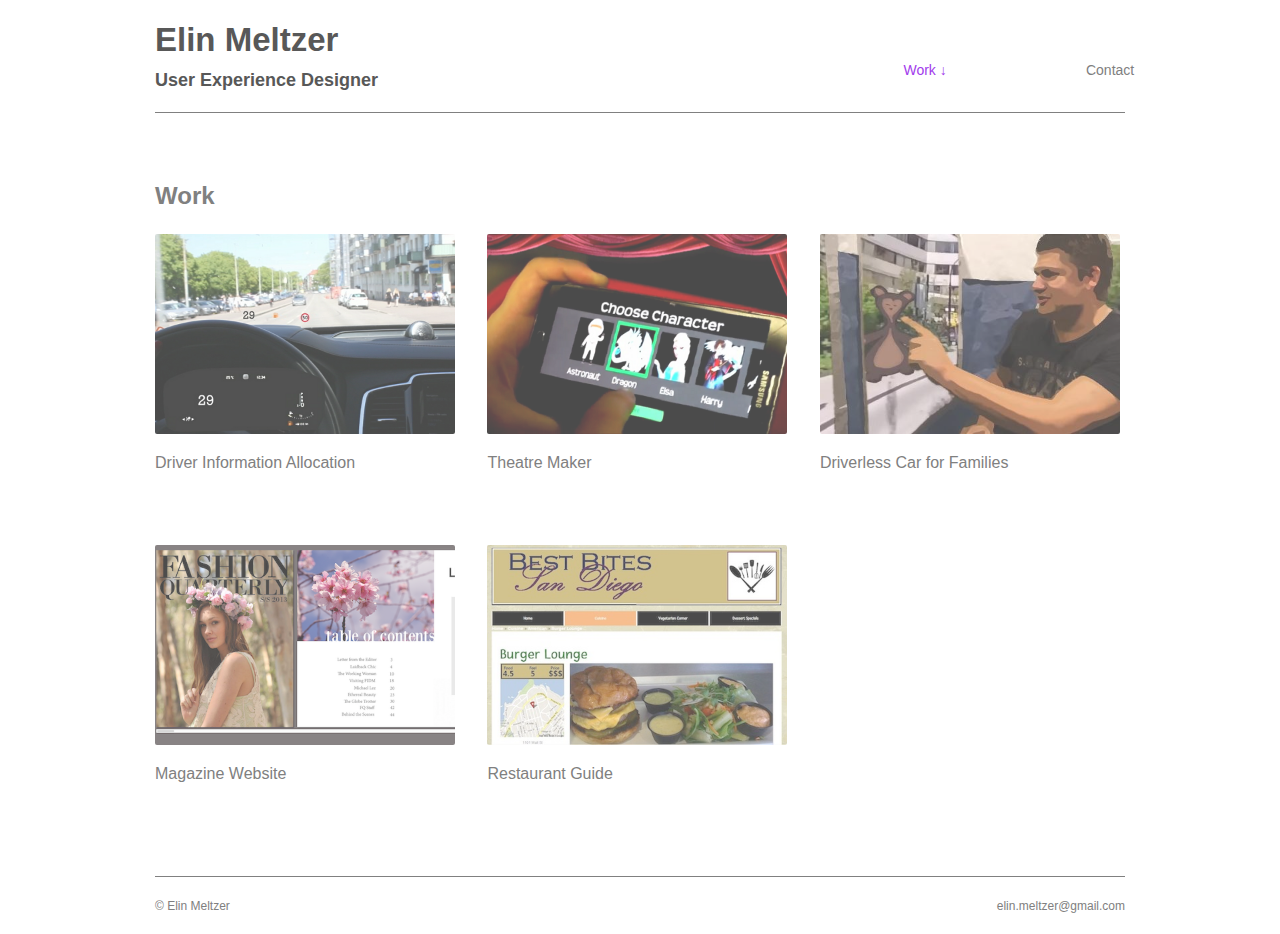
<file: index.html>
<!DOCTYPE html>

<html>

<head>
	<link href='http://fonts.googleapis.com/css?family=PT+Sans' rel='stylesheet' type='text/css'>
	<link rel="stylesheet" type="text/css" href="http://fonts.googleapis.com/css?family=Open+Sans" />
	<title>Elin Meltzer</title>
	<meta charset="UTF-8">
	<link rel="stylesheet" type="text/css" href="css/style.css">

</head>

<body>
	<div class="wrap">
		<div class="banner">
			<div class="top name">
				<a href="index.html">
					<h1>Elin Meltzer</h1>
					<h3 class="interact">User Experience Designer</h3>
				</a>
			</div>

			<div class="top">
				<nav>
					<ul>
						<li class="first"><a href="index.html" class="current">Work &darr;</a>
							<ul>
								<li><a href="thesis.html">Driver Info Allocation</a></li>
								<li><a href="theatre.html">Theatre Maker</a></li>
								<li><a href="driverless.html">Driverless Car</a></li>
								<li><a href="magazine.html">Magazine Website</a></li>
								<li><a href="restaurant.html">Restaurant Guide</a></li>
							</ul>
						</li>
						<li class="first"><a href="contact.html">Contact</a></li>
					</ul>
				</nav>
			</div>
		</div>


		<div class="maincontainer maindown">
			<h2>Work</h2>
			<a href="thesis.html" class="thumb">
					<img src="img/infoallocationcar_thumb.png" class="thumbpic" alt="allocation of driver information between displays" />
					<br />
					<span class="thumbtext">Driver Information Allocation</span>
			</a>

			<a href="theatre.html" class="thumb thumbright">
					<img src="img/theatre_thumb.png" class="thumbpic" alt="theatre maker for children" />
					<br />
					<span class="thumbtext">Theatre Maker</span>
			</a>

			<a href="driverless.html" class="thumb thumbright">
					<img src="img/driverlessthumb.jpg" class="thumbpic" alt="driverless car for families" />
					<br />
					<span class="thumbtext">Driverless Car for Families</span>
			</a>

			<br />
			<a href="magazine.html" class="thumb bottompic">
					<img src="img/fqthumb1.png" class="thumbpic" alt="magazine website" />
					<br />
					<span class="thumbtext">Magazine Website</span>
			</a>


			<a href="restaurant.html" class="thumb thumbright bottompic">
					<img src="img/restguidethumb.jpg" class="thumbpic" alt="restaurant guide" />
					<br />
					<span class="thumbtext">Restaurant Guide</span>
			</a>


			<!--
			<a href="illinois.html" class="thumb thumbright bottompic">
					<img src="img/illinoisthumb.png" class="thumbpic" alt="website redesign" />
					<br />
					<span class="thumbtext">Website Re-design</span>
			</a> -->

			<div class="fifty"></div>

		</div>

		<div class="push"></div>

	</div>

	<div class="footer">
		<div class="last">
			&copy; Elin Meltzer<br>
		</div>

		<div class="last email">
			<a href="mailto:elin.meltzer@gmail.com">elin.meltzer@gmail.com</a> <br />		
		</div>
	</div>



</body>
</html>
</file>
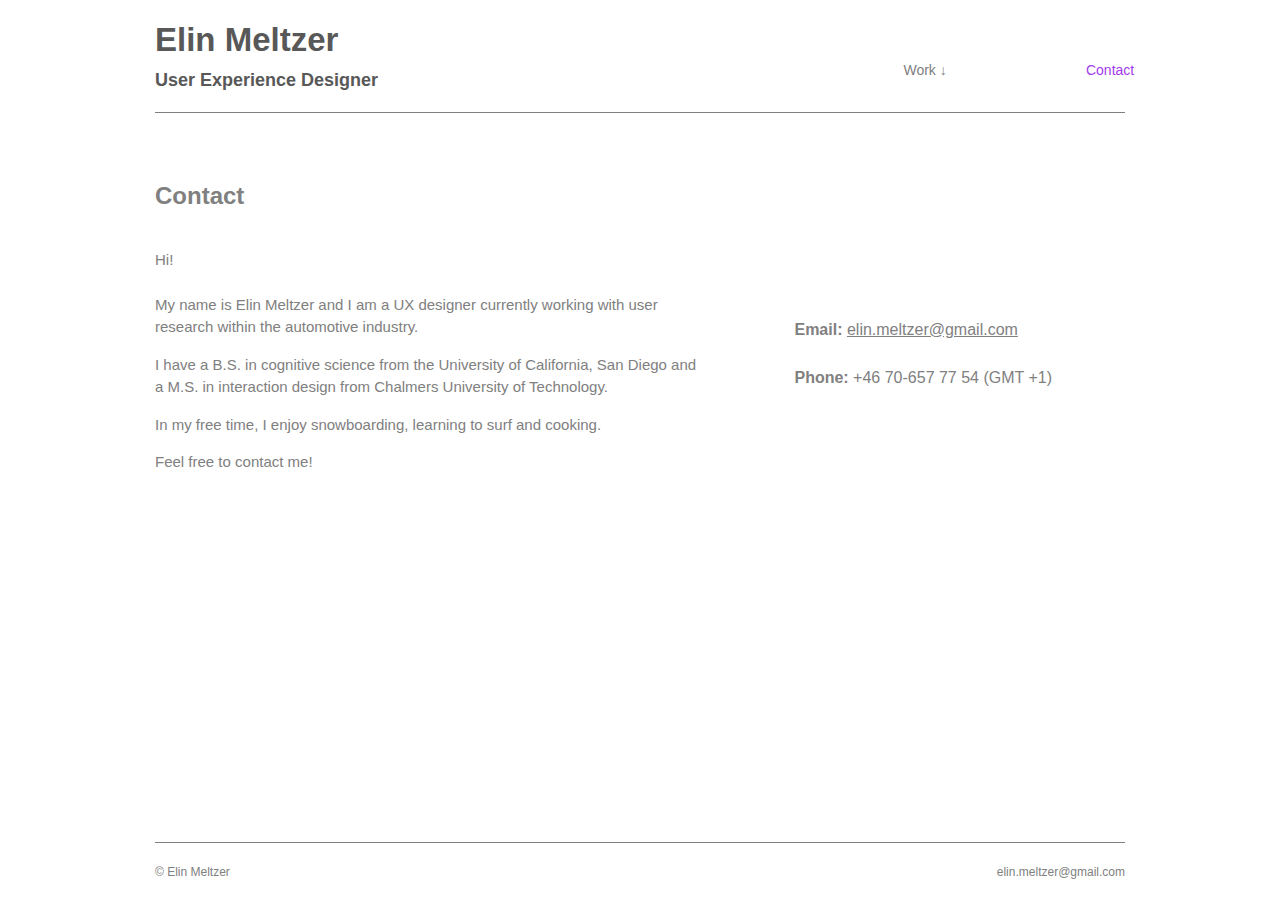
<file: contact.html>
<!DOCTYPE html>

<html>

<head>
	<link rel="stylesheet" type="text/css" href="http://fonts.googleapis.com/css?family=Open+Sans" />
	<link href='http://fonts.googleapis.com/css?family=PT+Sans' rel='stylesheet' type='text/css'>
	<title>Elin Meltzer</title>
	<meta charset="UTF-8">
	<link href="css/lightbox.css" rel="stylesheet" />
	<link rel="stylesheet" type="text/css" href="css/style.css">
</head>

<body>
	<div class="wrap">
		<div class="banner">
			<div class="top name">
				<a href="index.html">
					<h1>Elin Meltzer</h1>
					<h3 class="interact">User Experience Designer</h3>
				</a>
			</div>

			<div class="top">
				<nav>
					<ul>
						<li class="first"><a href="index.html">Work &darr;</a>
							<ul>
								<li><a href="thesis.html">Driver Info Allocation</a></li>
								<li><a href="theatre.html">Theatre Maker</a></li>
								<li><a href="driverless.html">Driverless Car</a></li>
								<li><a href="magazine.html">Magazine Website</a></li>
								<li><a href="restaurant.html">Restaurant Guide</a></li>
							</ul>
						</li>
						<li class="first"><a href="contact.html" class="current">Contact</a></li>
					</ul>
				</nav>
			</div>
		</div>

		<div class="maincontainer maindown">
			<h2>Contact</h2>

			<div>
				<div class="side contactleft">
					<p> Hi!<br /><br />
						My name is Elin Meltzer and I am a UX designer currently working with user research within the automotive industry. </p>

					<p> I have a B.S. in cognitive science from the University of California, San Diego and a M.S. in interaction design from Chalmers University of Technology. </p>

					<p> In my free time, I enjoy snowboarding, learning to surf and cooking. </p>

					<p> Feel free to contact me! </p>
				</div>

				<div class="side contactright">
					<br />
					<strong>Email:</strong> <a href="mailto:elin.meltzer@gmail.com">elin.meltzer@gmail.com</a><br />
					<br />
					<strong>Phone:</strong> +46 70-657 77 54 (GMT +1)
					
				</div>
			</div>
		</div>

		<div class="push"></div>

	</div>

	<div class="footer">
		<div class="last">
			&copy; Elin Meltzer<br>
		</div>

		<div class="last email">
			<a href="mailto:elin.meltzer@gmail.com">elin.meltzer@gmail.com</a> <br />	
		</div>
	</div>


	<script src="js/jquery-1.7.2.min.js"></script>
	<script src="js/lightbox.js"></script>


</body>
</html>
</file>
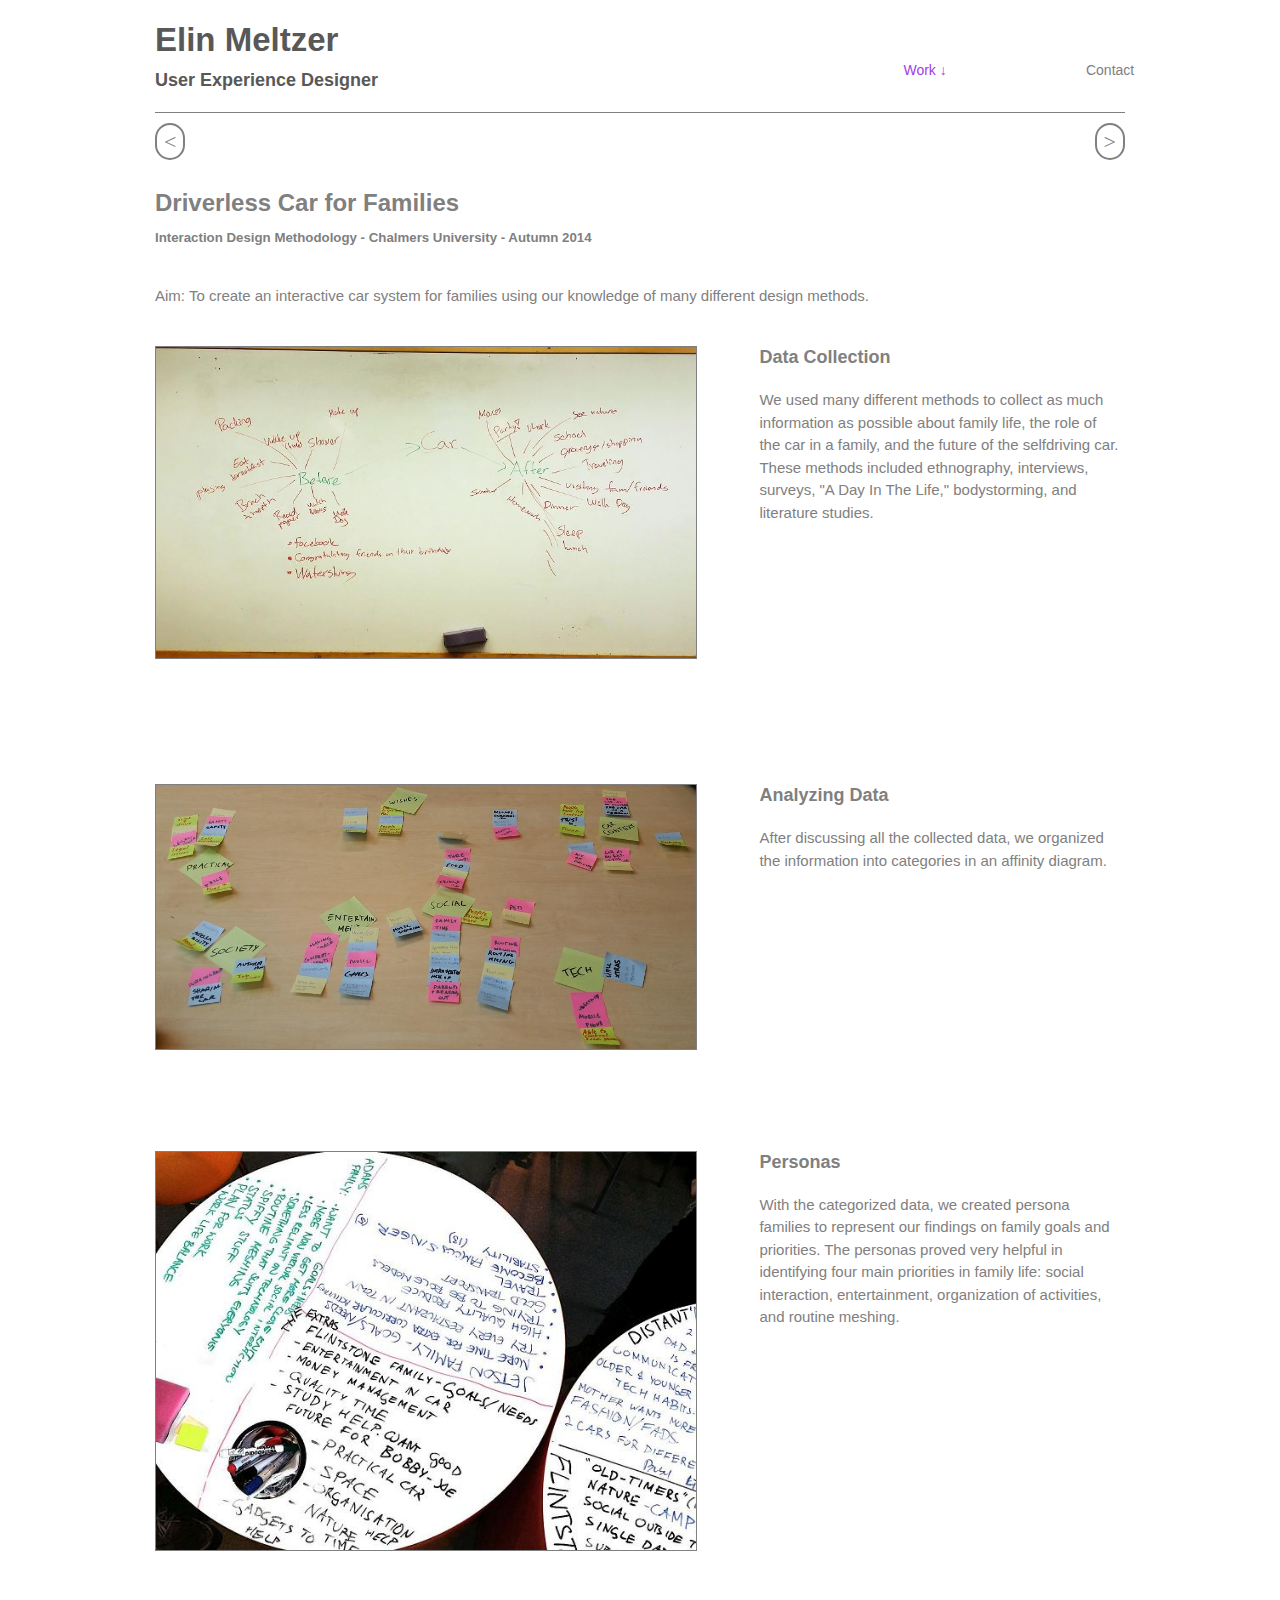
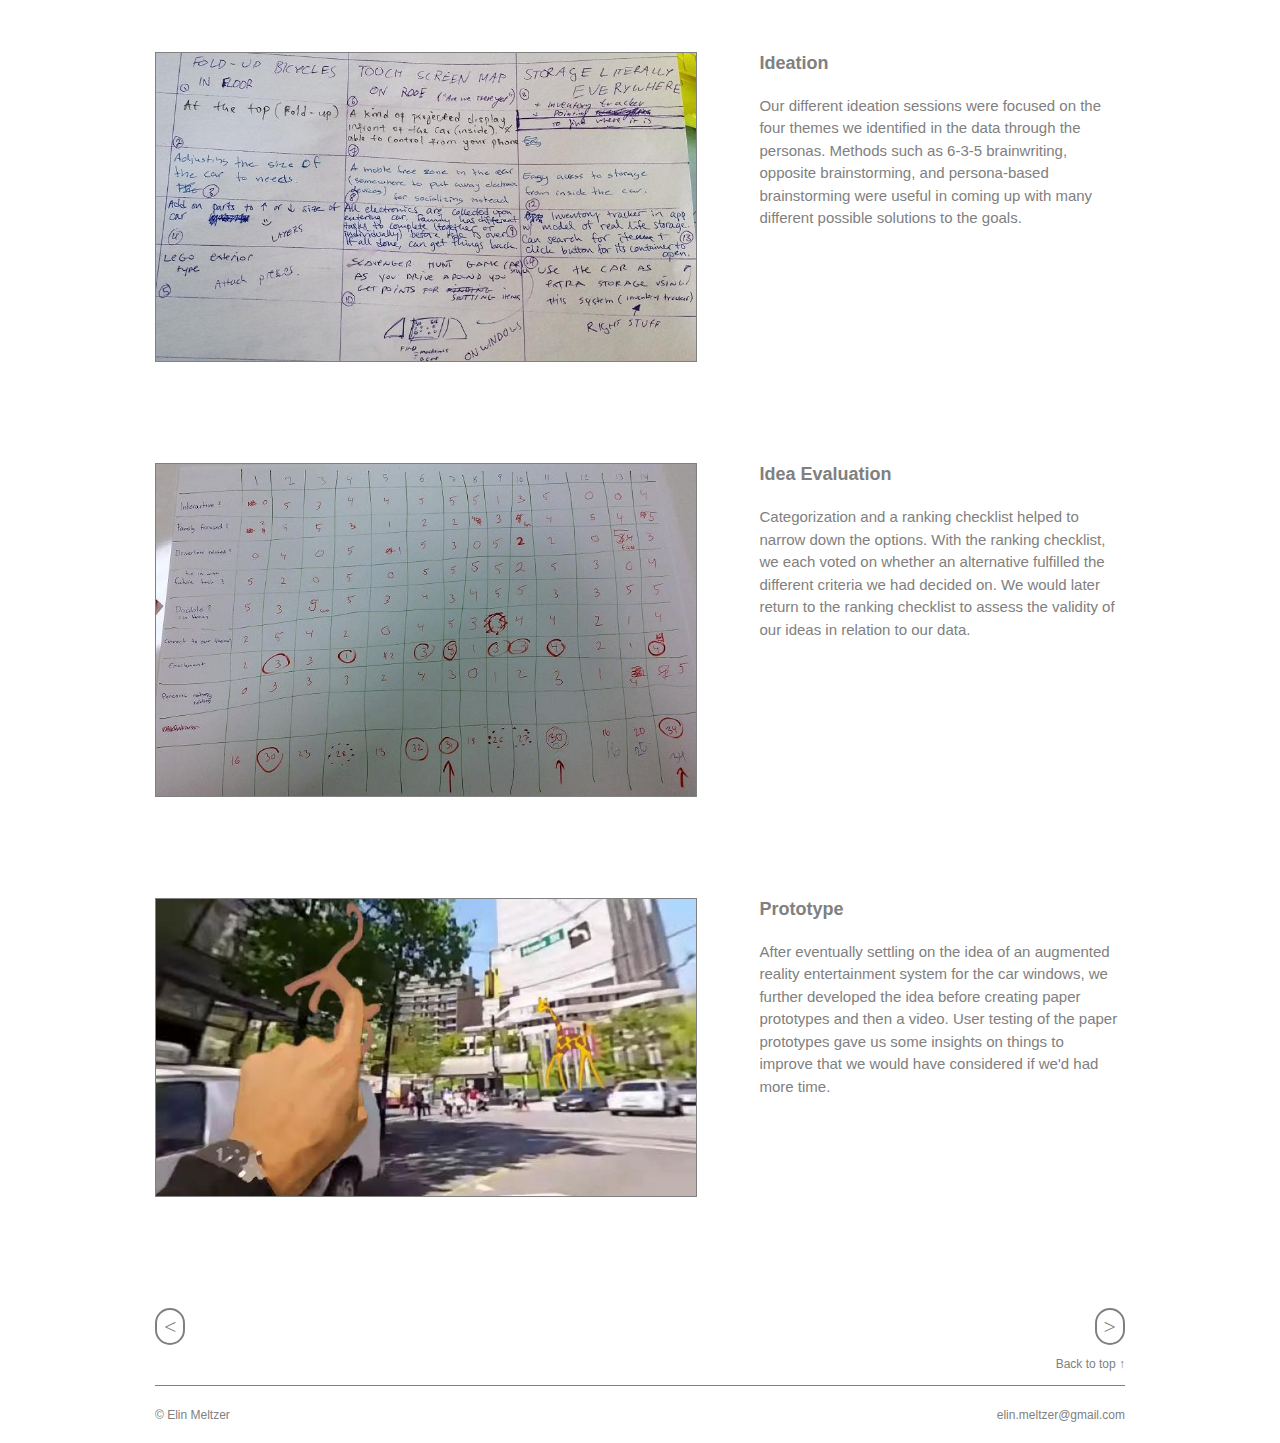
<file: driverless.html>
<!DOCTYPE html>

<html>

<head>
	<link rel="stylesheet" type="text/css" href="http://fonts.googleapis.com/css?family=Open+Sans" />
	<link href='http://fonts.googleapis.com/css?family=PT+Sans' rel='stylesheet' type='text/css'>
	<title>Elin Meltzer</title>
	<meta charset="UTF-8">
	<link href="css/lightbox.css" rel="stylesheet" />
	<link rel="stylesheet" type="text/css" href="css/style.css">
</head>

<body>
	<div class="wrap">
		<div class="banner">
			<div class="top name">
				<a href="index.html">
					<h1>Elin Meltzer</h1>
					<h3 class="interact">User Experience Designer</h3>
				</a>
			</div>

			<div class="top">
				<nav>
					<ul>
						<li class="first"><a href="index.html" class="current">Work &darr;</a>
							<ul>
								<li><a href="thesis.html">Driver Info Allocation</a></li>
								<li><a href="theatre.html">Theatre Maker</a></li>
								<li><a href="driverless.html" class="current">Driverless Car</a></li>
								<li><a href="magazine.html">Magazine Website</a></li>
								<li><a href="restaurant.html">Restaurant Guide</a></li>
							</ul>
						</li>
						<li class="first"><a href="contact.html">Contact</a></li>
					</ul>
				</nav>
			</div>
		</div>

		<div class="arrows">
			<a href="theatre.html" title="Theatre Maker">
				<div class="arrow">&lt;</div>
			</a>
			<a href="magazine.html" title="Magazine Website">
				<div class="arrow next">&gt;</div>
			</a>
		</div>


		<div class="maincontainer mainup">
			<h2>Driverless Car for Families</h2>
			<h5>Interaction Design Methodology - Chalmers University - Autumn 2014</h5>

			<p>
				Aim: To create an interactive car system for families using our knowledge of many different design methods.	
			</p>
			<br />

			<div>
				<div class="side left">
					<a href="img/driverlessdayinlife.jpg" rel="lightbox[parking]" title="The &quot;A Day in the Life&quot; method allowed us to explore the daily activities of families"><img src="img/driverlessdayinlife.jpg" alt="The &quot;A Day in the Life&quot; method allowed us to explore the daily activities of families" class="pic" /></a>
				</div>

				<div class="side right">
					<h3>Data Collection</h3>
					<p>
						We used many different methods to collect as much information as possible about family life, the role of the car in a family, and the future of the selfdriving car. These methods included ethnography, interviews, surveys, &quot;A Day In The Life,&quot; bodystorming, and literature studies.
					</p>
				</div>
			</div>
			<br /><br />

			<div class="one">
				<div class="side left">
					<a href="img/driverlessdata.jpg" rel="lightbox[parking]" title="An affinity diagram of our  findings about family life"><img src="img/driverlessdata.jpg" alt="An affinity diagram of our findings about family life" class="pic" /></a>
				</div>

				<div class="side right">
					<h3>Analyzing Data</h3>
					<p>
						After discussing all the collected data, we organized the information into categories in an affinity diagram.
					</p>
				</div>
			</div>
			<br />

			<div class="one">
				<div class="side left">
					<a href="img/driverlesspersonas.jpg" rel="lightbox[parking]" title="Persona families represented our findings of family priorities"><img src="img/driverlesspersonas.jpg" alt="Persona families represented our findings of family priorities" class="pic" /></a>
				</div>

				<div class="side right">
					<h3>Personas</h3>
					<p>
						With the categorized data, we created persona families to represent our findings on family goals and priorities. The personas proved very helpful in identifying four main priorities in family life: social interaction, entertainment, organization of activities, and routine meshing.
					</p>
				</div>
			</div>
			<br />

			<div class="one">
				<div class="side left">
					<a href="img/driverlessideation.jpg" rel="lightbox[parking]" title="Ideas were generated through 6-3-5 brainwriting"><img src="img/driverlessideation.jpg" alt="Ideas were generated through 6-3-5 brainwriting" class="pic" /></a>
				</div>

				<div class="side right">
					<h3>Ideation</h3>
					<p>
						Our different ideation sessions were focused on the four themes we identified in the data through the personas. Methods such as 6-3-5 brainwriting, opposite brainstorming, and persona-based brainstorming were useful in coming up with many different possible solutions to the goals.
					</p>
				</div>
			</div>
			<br />

			<div class="one">
				<div class="side left">
					<a href="img/driverlessranking.jpg" rel="lightbox[parking]" title="The ranking checklist helped in evaluating ideas"><img src="img/driverlessranking.jpg" alt="The ranking checklist helped in evaluating ideas" class="pic" /></a>
				</div>

				<div class="side right">
					<h3>Idea Evaluation</h3>
					<p>
						Categorization and a ranking checklist helped to narrow down the options. With the ranking checklist, we each voted on whether an alternative fulfilled the different criteria we had decided on. We would later return to the ranking checklist to assess the validity of our ideas in relation to our data.
					</p>
				</div>
			</div>
			<br />

			<div class="one">
				<div class="side left">
					<a href="img/driverlessprototype.jpg" rel="lightbox[parking]" title="Video prototype of the augmented reality window entertainment system"><img src="img/driverlessprototype.jpg" alt="Video prototype of the augmented reality window entertainment system" class="pic" /></a>
				</div>

				<div class="side right">
					<h3>Prototype</h3>
					<p>
						After eventually settling on the idea of an augmented reality entertainment system for the car windows, we further developed the idea before creating paper prototypes and then a video. User testing of the paper prototypes gave us some insights on things to improve that we would have considered if we'd had more time.
					</p>
				</div>
			</div>
			<br />

			<div class="arrows">
				<a href="theatre.html" title="Theatre Maker">
					<div class="arrow">&lt;</div>
				</a>
				<a href="magazine.html" title="Magazine Website">
					<div class="arrow next">&gt;</div>
				</a>
			</div>

			<div class="backtop">
				<a href="driverless.html">Back to top &uarr;</a>
			</div>


		</div>

		<div class="push"></div>


	</div>


	<div class="footer">
		<div class="last">
			&copy; Elin Meltzer<br>
		</div>

		<div class="last email">
			<a href="mailto:elin.meltzer@gmail.com">elin.meltzer@gmail.com</a> <br />		
		</div>

	</div>



	<script src="js/jquery-1.7.2.min.js"></script>
	<script src="js/lightbox.js"></script>

</body>
</html>
</file>
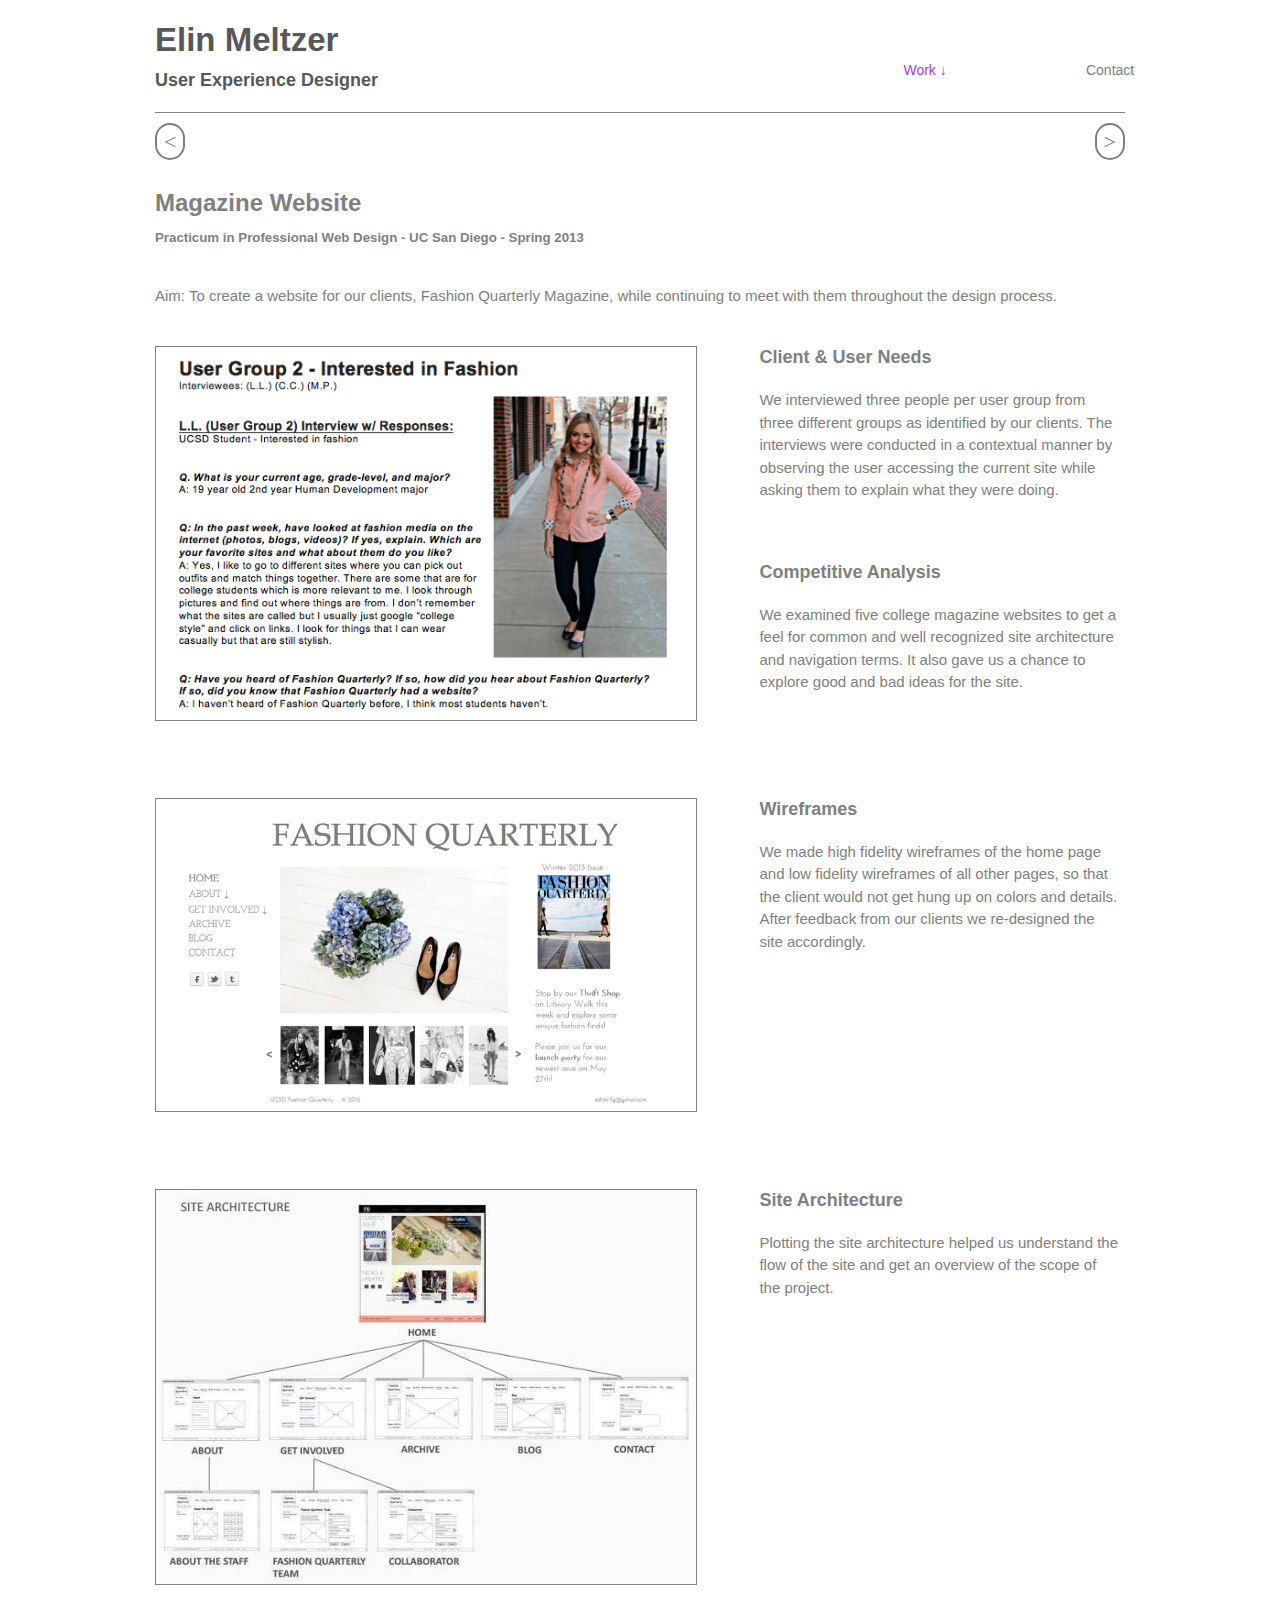
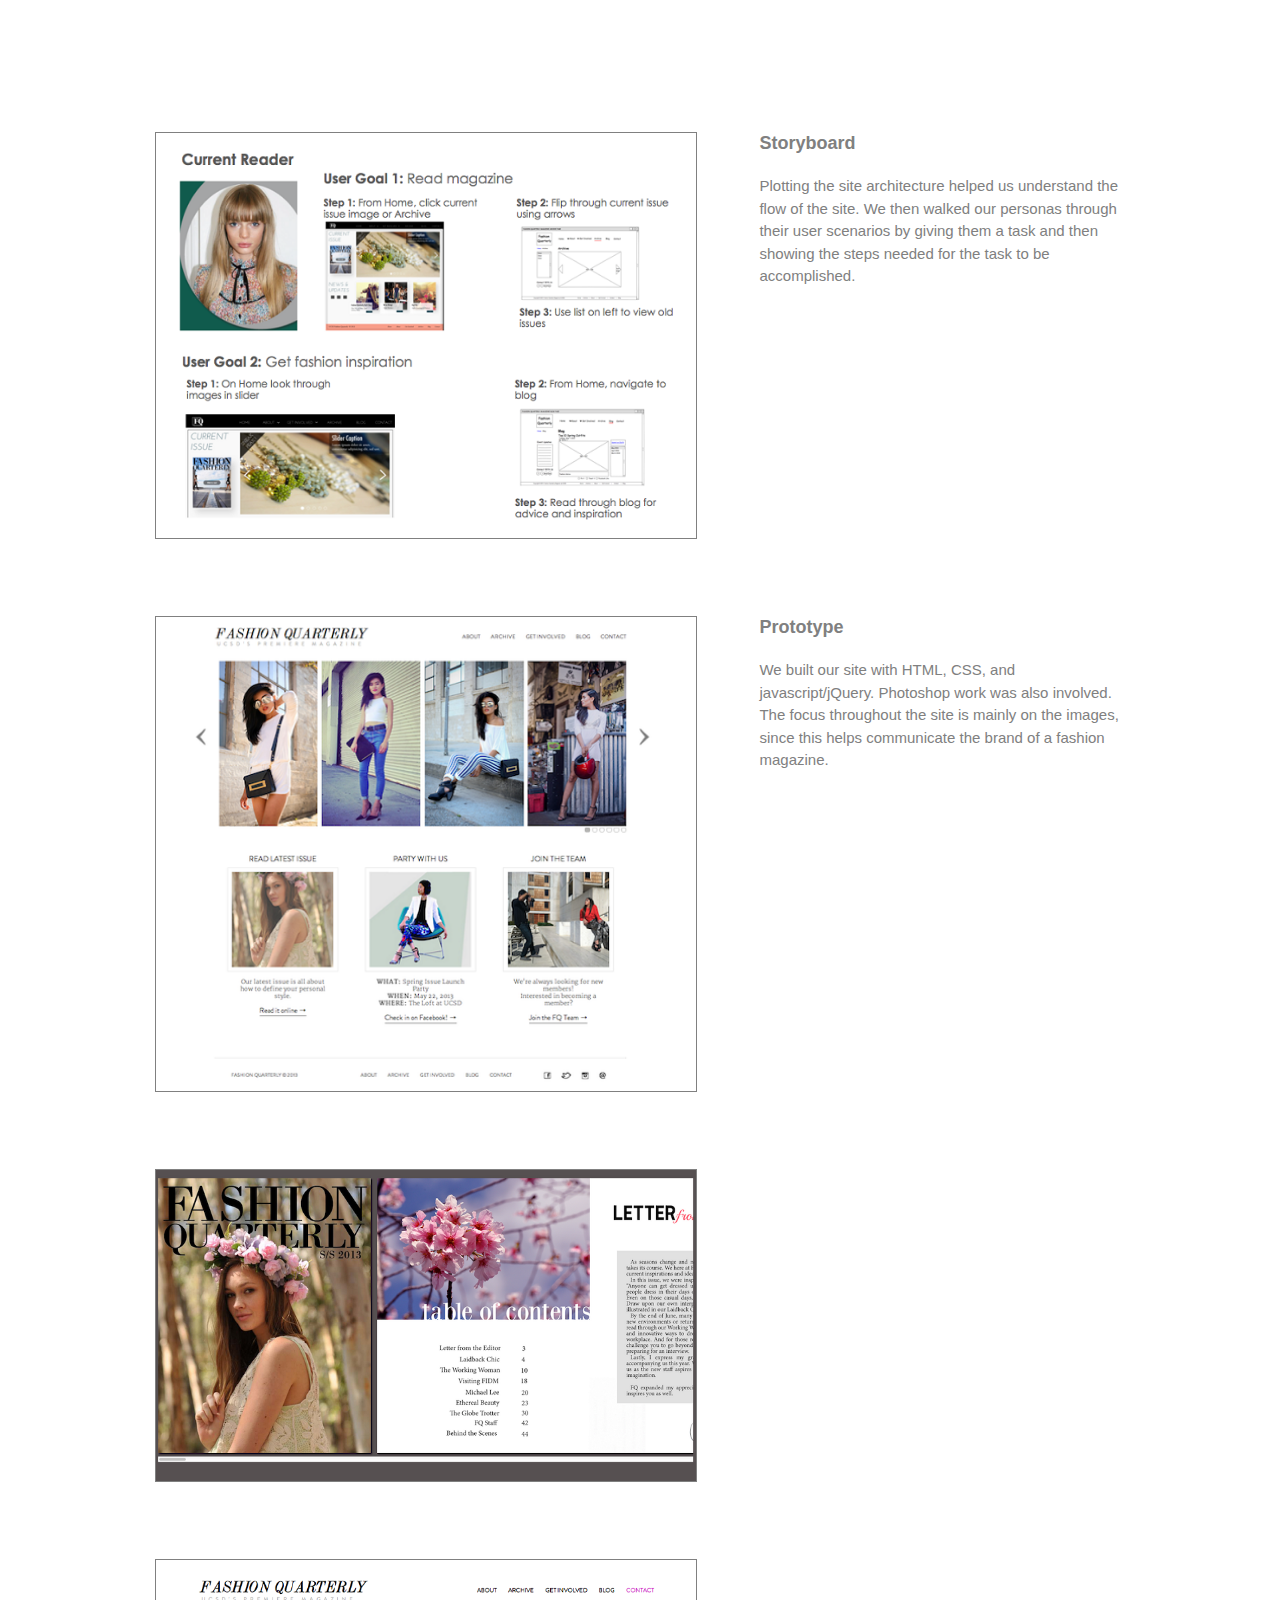
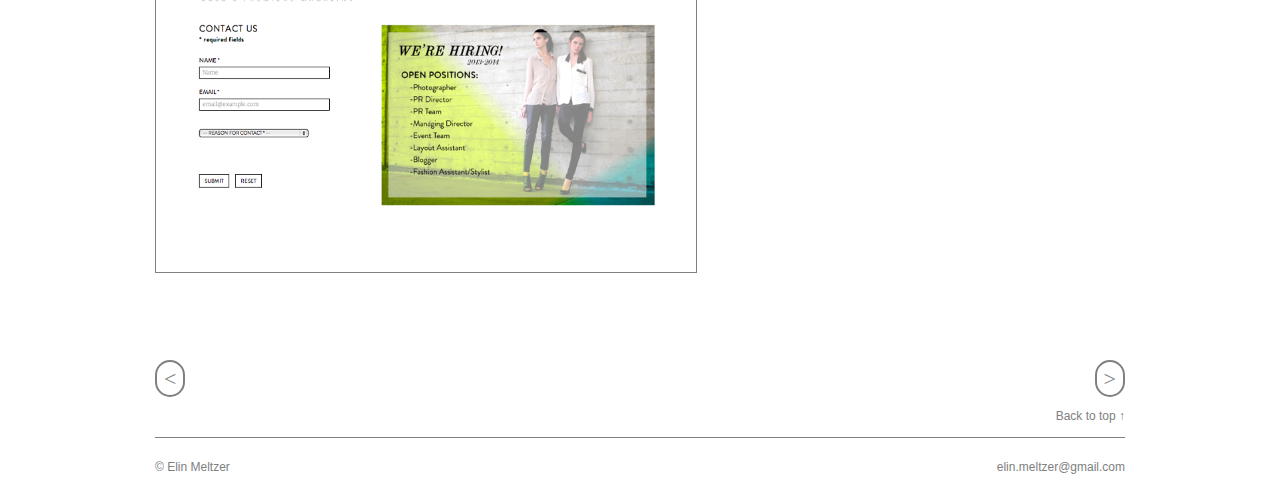
<file: magazine.html>
<!DOCTYPE html>

<html>

<head>
	<link rel="stylesheet" type="text/css" href="http://fonts.googleapis.com/css?family=Open+Sans" />
	<link href='http://fonts.googleapis.com/css?family=PT+Sans' rel='stylesheet' type='text/css'>
	<title>Elin Meltzer</title>
	<meta charset="UTF-8">
	<link href="css/lightbox.css" rel="stylesheet" />
	<link rel="stylesheet" type="text/css" href="css/style.css">
</head>

<body>
	<div class="wrap">
		<div class="banner">
			<div class="top name">
				<a href="index.html">
					<h1>Elin Meltzer</h1>
					<h3 class="interact">User Experience Designer</h3>
				</a>
			</div>

			<div class="top">
				<nav>
					<ul>
						<li class="first"><a href="index.html" class="current">Work &darr;</a>
							<ul>
								<li><a href="thesis.html">Driver Info Allocation</a></li>
								<li><a href="theatre.html">Theatre Maker</a></li>
								<li><a href="driverless.html">Driverless Car</a></li>
								<li><a href="magazine.html" class="current">Magazine Website</a></li>
								<li><a href="restaurant.html">Restaurant Guide</a></li>
							</ul>
						</li>
						<li class="first"><a href="contact.html">Contact</a></li>
					</ul>
				</nav>
			</div>
		</div>

		<div class="arrows">
			<a href="driverless.html" title="Driverless Car for Families">
				<div class="arrow">&lt;</div>
			</a>
			<a href="restaurant.html" title="Restaurant Guide">
				<div class="arrow next">&gt;</div>
			</a>
		</div>

		<div class="maincontainer">
			<h2 class="movedown">Magazine Website</h2>
			<h5>Practicum in Professional Web Design - UC San Diego - Spring 2013</h5>

			<p>
				Aim: To create a website for our clients, Fashion Quarterly Magazine, while continuing to meet with them throughout the design process.
			</p><br />

			<div>
				<div class="left side">
					<a href="img/fqinterview.png" rel="lightbox[magazine]" title="Interview data from a user"><img src="img/fqinterviewthumb.png" alt="interview" class="pic" /></a>
				</div>

				<div class="right side">
					<h3>Client &amp; User Needs</h3>
					<p>
						We interviewed three people per user group from three different groups as identified by our clients. The interviews were conducted in a contextual manner by observing the user accessing the current site while asking them to explain what they were doing.
					</p><br />

					<h3>Competitive Analysis</h3>
					<p>
						We examined five college magazine websites to get a feel for common and well recognized site architecture and navigation terms. It also gave us a chance to explore good and bad ideas for the site.
					</p>
				</div>
			</div>

			<div>
				<div class="left side">
					<a href="img/fqwire.png" rel="lightbox[magazine]" title="High fidelity wireframe of the home page"><img src="img/fqwire.png" alt="wireframe" class="pic" /></a>
				</div>

				<div class="right side">
					<h3>Wireframes</h3>
					<p>
						We made high fidelity wireframes of the home page and low fidelity wireframes of all other pages, so that the client would not get hung up on colors and details. After feedback from our clients we re-designed the site accordingly.
					</p>
				</div>
			</div>

			<div>
				<div class="left side">
					<a href="img/fqsitearch.jpg" rel="lightbox[magazine]" title="Site architecture for Fashion Quarterly site"><img src="img/fqsitearch.jpg" alt="site architecture" class="pic extraspace" /></a>
				</div>

				<div class="right side">
					<h3>Site Architecture</h3>
					<p>
						Plotting the site architecture helped us understand the flow of the site and get an overview of the scope of the project.
					</p>
				</div>
			</div>

			<div>
				<div class="left side">
					<a href="img/fqscenario.png" rel="lightbox[magazine]" title="Storyboard for current reader's goals"><img src="img/fqscenario.png" alt="fq storyboard" class="pic" /></a>
				</div>

				<div class="right side">
					<h3>Storyboard</h3>
					<p>
						Plotting the site architecture helped us understand the flow of the site. We then walked our personas through their user scenarios by giving them a task and then showing the steps needed for the task to be accomplished.
					</p>
				</div>
			</div>

			<div>
				<div class="left side">
					<a href="img/fqindex.png" rel="lightbox[magazine]" title="The home page of Fashion Quarterly site"><img src="img/fqindex.png" alt="fashion quarterly home" class="pic extraspace" /></a>
					<a href="img/fqreader.png" rel="lightbox[magazine]" title="Full screen magazine viewer with scroll"><img src="img/fqreader.png" alt="magazine viewer" class="pic extraspace" /></a>
					<a href="img/fqcontactpg.png" rel="lightbox[magazine]" title="Contact form with toggle and error prevention features"><img src="img/fqcontactpg.png" alt="contact form" class="pic" /></a>
				</div>

				<div class="right side">
					<h3>Prototype</h3>
					<p>
						We built our site with HTML, CSS, and javascript/jQuery. Photoshop work was also involved. The focus throughout the site is mainly on the images, since this helps communicate the brand of a fashion magazine.
					</p>
				</div>
			</div>

			<div class="arrows">
				<a href="driverless.html" title="Driverless Car for Families">
					<div class="arrow">&lt;</div>
				</a>
				<a href="restaurant.html" title="Restaurant Guide">
					<div class="arrow next">&gt;</div>
				</a>
			</div>

			<div class="backtop">
				<a href="magazine.html">Back to top &uarr;</a>
			</div>

		</div>

		<div class="push"></div>

	</div>

	<div class="footer">
		<div class="last">
			&copy; Elin Meltzer<br>
		</div>

		<div class="last email">
			<a href="mailto:elin.meltzer@gmail.com">elin.meltzer@gmail.com</a> <br />	
		</div>
	</div>

	<script src="js/jquery-1.7.2.min.js"></script>
	<script src="js/lightbox.js"></script>


</body>
</html>
</file>
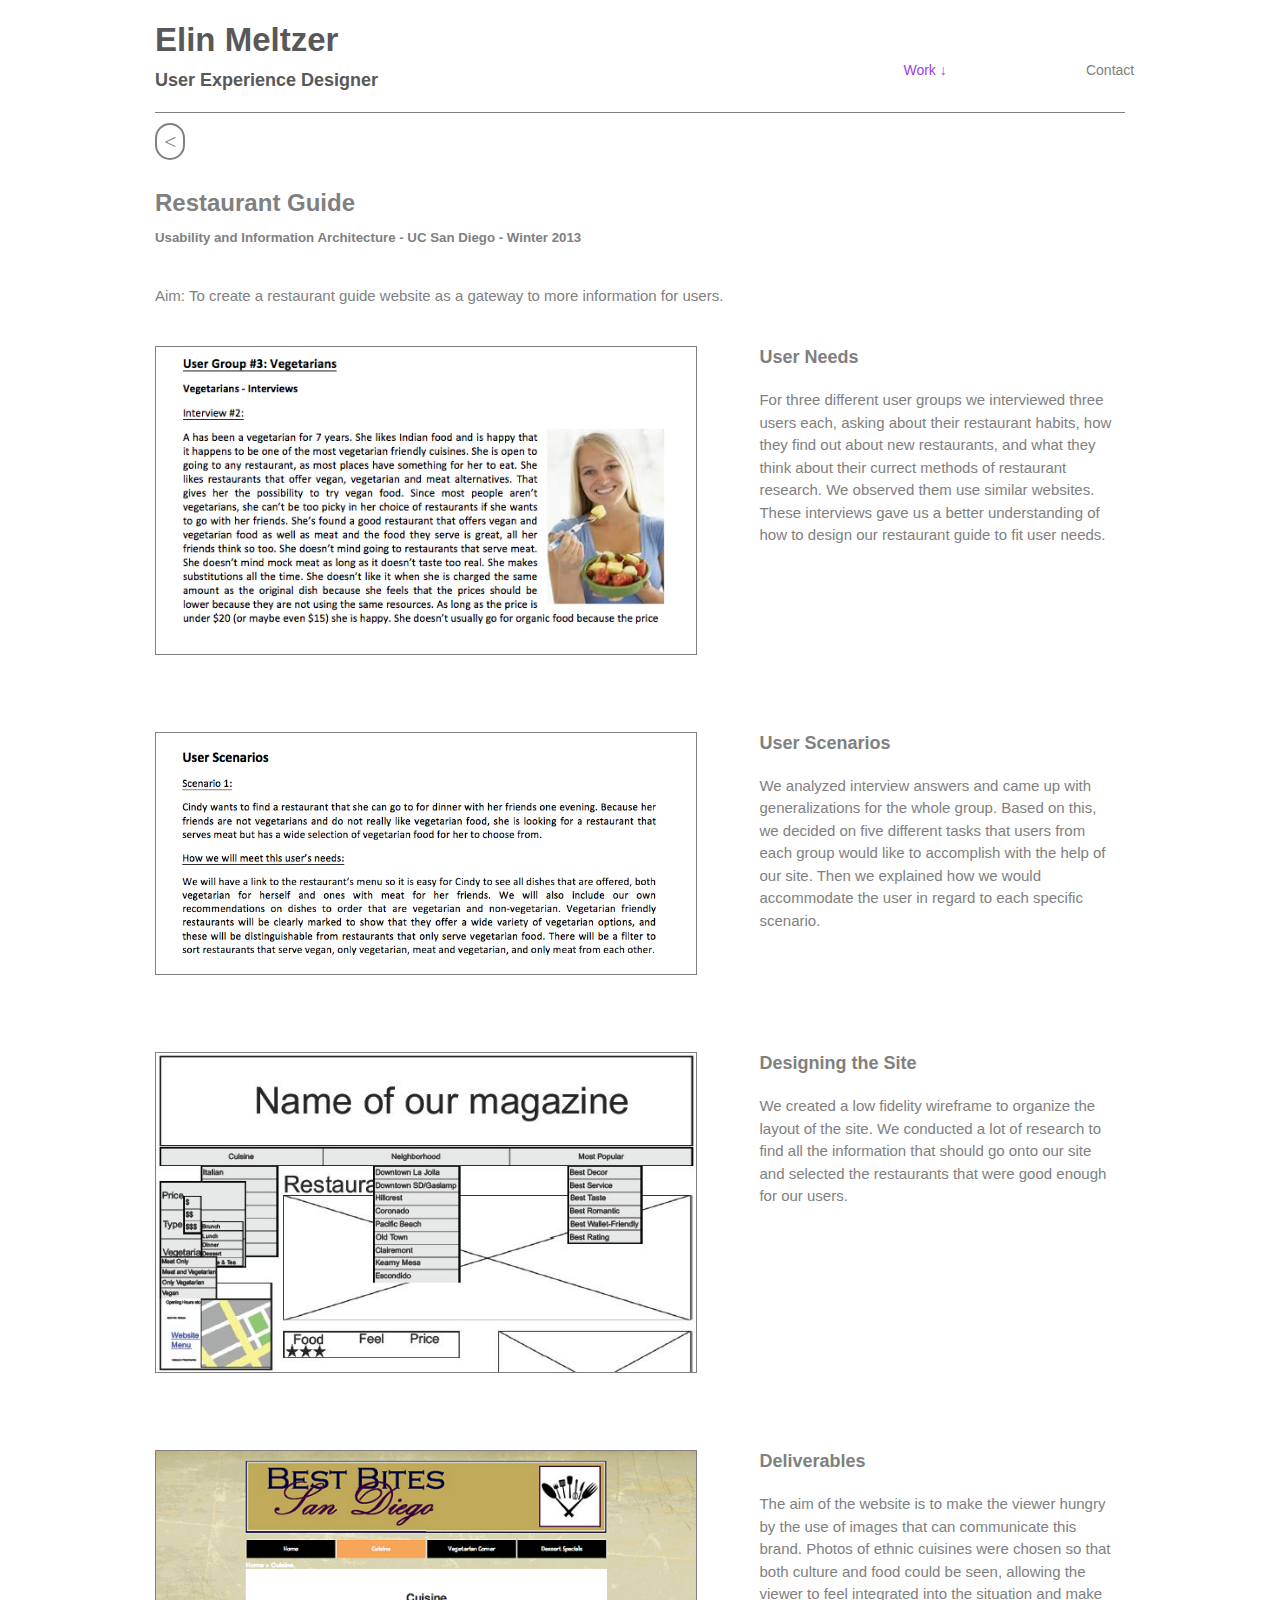
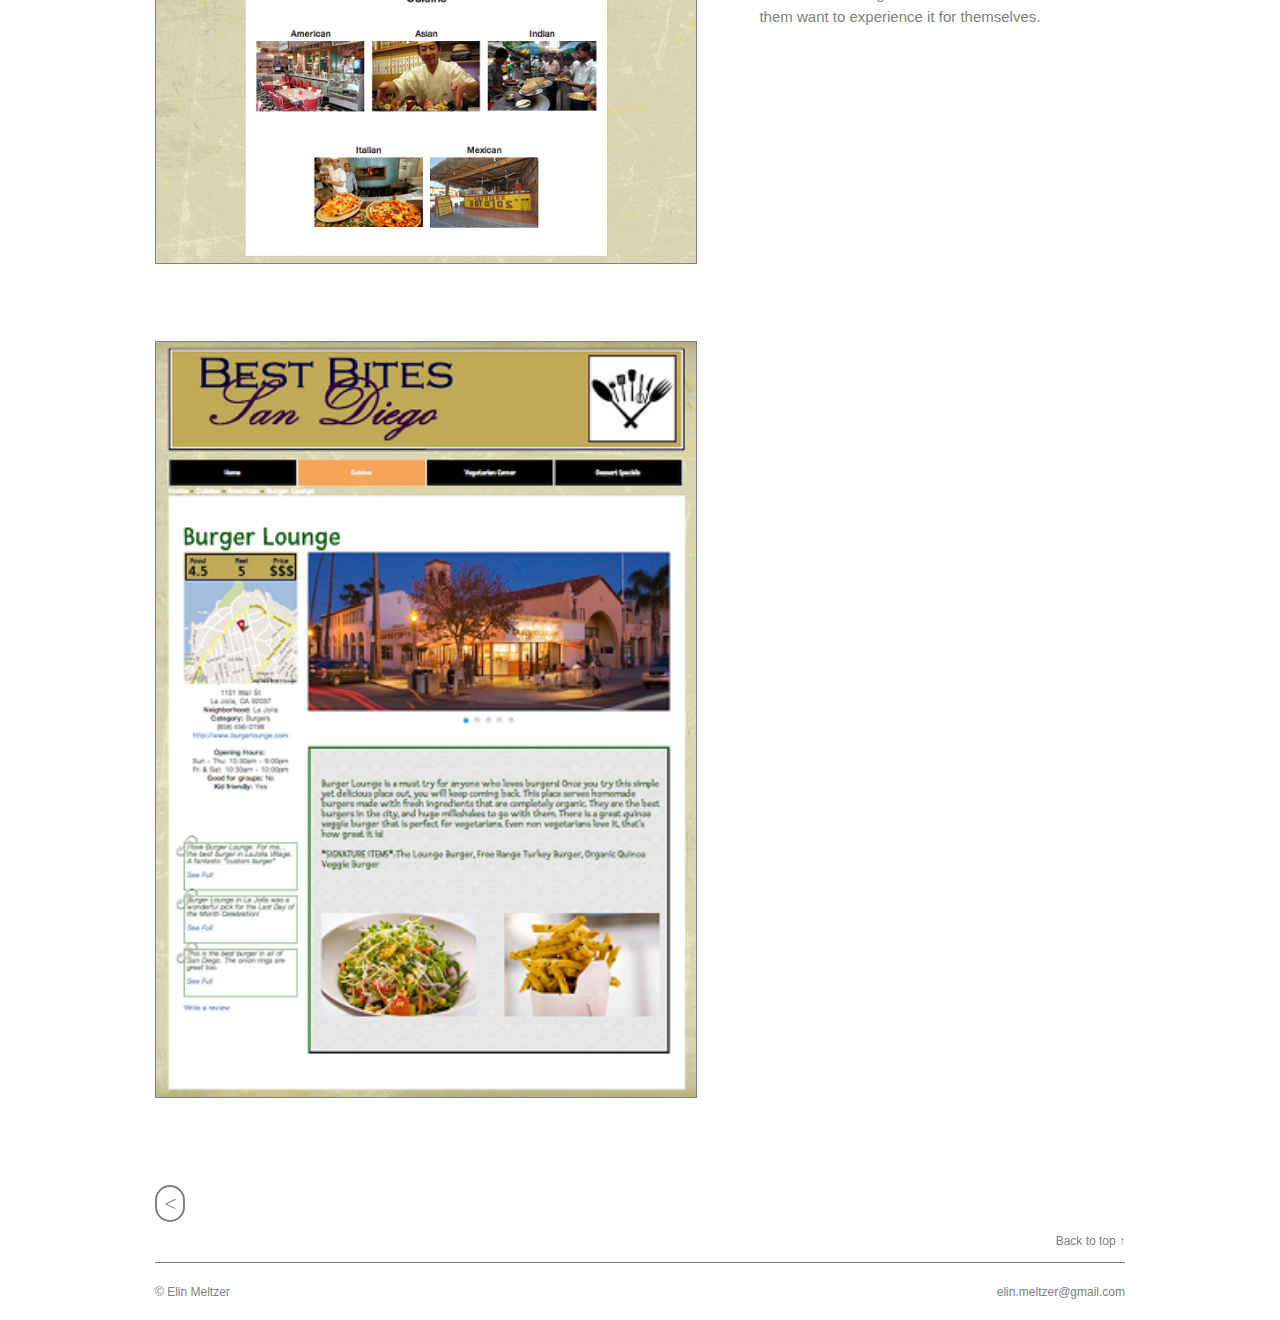
<file: restaurant.html>
<!DOCTYPE html>

<html>

<head>
	<link rel="stylesheet" type="text/css" href="http://fonts.googleapis.com/css?family=Open+Sans" />
	<link href='http://fonts.googleapis.com/css?family=PT+Sans' rel='stylesheet' type='text/css'>
	<title>Elin Meltzer</title>
	<meta charset="UTF-8">
	<link href="css/lightbox.css" rel="stylesheet" />
	<link rel="stylesheet" type="text/css" href="css/style.css">
</head>

<body>
	<div class="wrap">
		<div class="banner">
			<div class="top name">
				<a href="index.html">
					<h1>Elin Meltzer</h1>
					<h3 class="interact">User Experience Designer</h3>
				</a>
			</div>

			<div class="top">
				<nav>
					<ul>
						<li class="first"><a href="index.html" class="current">Work &darr;</a>
							<ul>
								<li><a href="thesis.html">Driver Info Allocation</a></li>
								<li><a href="theatre.html">Theatre Maker</a></li>
								<li><a href="driverless.html">Driverless Car</a></li>
								<li><a href="magazine.html">Magazine Website</a></li>
								<li><a href="restaurant.html" class="current">Restaurant Guide</a></li>
							</ul>
						</li>
						<li class="first"><a href="contact.html">Contact</a></li>
					</ul>
				</nav>
			</div>
		</div>

		<div class="arrows">
			<a href="magazine.html" title="Magazine Website">
				<div class="arrow">&lt;</div>
			</a>
			<!--
			<a href="illinois.html" title="Website Re-design">
				<div class="arrow next">&gt;</div>
			</a> -->
		</div>

		<div class="maincontainer mainup">
			<h2>Restaurant Guide</h2>
			<h5>Usability and Information Architecture - UC San Diego - Winter 2013</h5>

			<p>
				Aim: To create a restaurant guide website as a gateway to more information for users.
			</p><br />

			<div>
				<div class="left side">
					<a href="img/veggroup.png" rel="lightbox[restaurant]" title="Interview with a person from one user group"><img src="img/vegthumb.png" alt="vegetarian interview" class="pic" /></a>
				</div>

				<div class="right side">
					<h3>User Needs</h3>
					<p>
						For three different user groups we interviewed three users each, asking about their restaurant habits, how they find out about new restaurants, and what they think about their currect methods of restaurant research. We observed them use similar websites. These interviews gave us a better understanding of how to design our restaurant guide to fit user needs.
					</p>
				</div>
			</div>

			<div>
				<div class="left side">
					<a href="img/vegscenario.png" rel="lightbox[restaurant]" title="User scenarios for a user group"><img src="img/vegscenthumb.png" alt="vegetarian scenario" class="pic" /></a>
				</div>

				<div class="right side">
					<h3>User Scenarios</h3>
					<p>
						We analyzed interview answers and came up with generalizations for the whole group. Based on this, we decided on five different tasks that users from each group would like to accomplish with the help of our site. Then we explained how we would accommodate the user in regard to each specific scenario.
					</p>
				</div>
			</div>

			<div>
				<div class="left side">
					<a href="img/restwireframe.jpg" rel="lightbox[restaurant]" title="A low fidelity wireframe of a restaurant page"><img src="img/restwirethumb.jpg" alt="restaurant wireframe" class="pic" /></a>
				</div>

				<div class="right side">
					<h3>Designing the Site</h3>
					<p>
						We created a low fidelity wireframe to organize the layout of the site. We conducted a lot of research to find all the information that should go onto our site and selected the restaurants that were good enough for our users.
					</p>
				</div>
			</div>

			<div>
				<div class="left side">
					<a href="img/restcuisine.png" rel="lightbox[restaurant]" title="The cuisine images were chosen so that both culture and food were displayed"><img src="img/restcuisine.png" alt="cuisine" class="pic extraspace" /></a>
					<a href="img/burgerlounge.png" rel="lightbox[restaurant]" title="Example of a restaurant page"><img src="img/burgerlounge.png" alt="burger lounge" class="pic" /></a>
				</div>

				<div class="right side">
					<h3>Deliverables</h3>
					<p>
						The aim of the website is to make the viewer hungry by the use of images that can communicate this brand. Photos of ethnic cuisines were chosen so that both culture and food could be seen, allowing the viewer to feel integrated into the situation and make them want to experience it for themselves.
					</p>
				</div>
			</div>

			<div class="arrows">
				<a href="magazine.html" title="Magazine Website">
					<div class="arrow">&lt;</div>
				</a>
				<!--
				<a href="illinois.html" title="Website Re-design">
					<div class="arrow next">&gt;</div>
				</a> -->
			</div>

			<div class="backtop">
				<a href="restaurant.html">Back to top &uarr;</a>
			</div>

		</div>

		<div class="push"></div>

	</div>

	<div class="footer">
		<div class="last">
			&copy; Elin Meltzer<br>
		</div>

		<div class="last email">
			<a href="mailto:elin.meltzer@gmail.com">elin.meltzer@gmail.com</a> <br />
		</div>
	</div>


	<script src="js/jquery-1.7.2.min.js"></script>
	<script src="js/lightbox.js"></script>


</body>
</html>
</file>
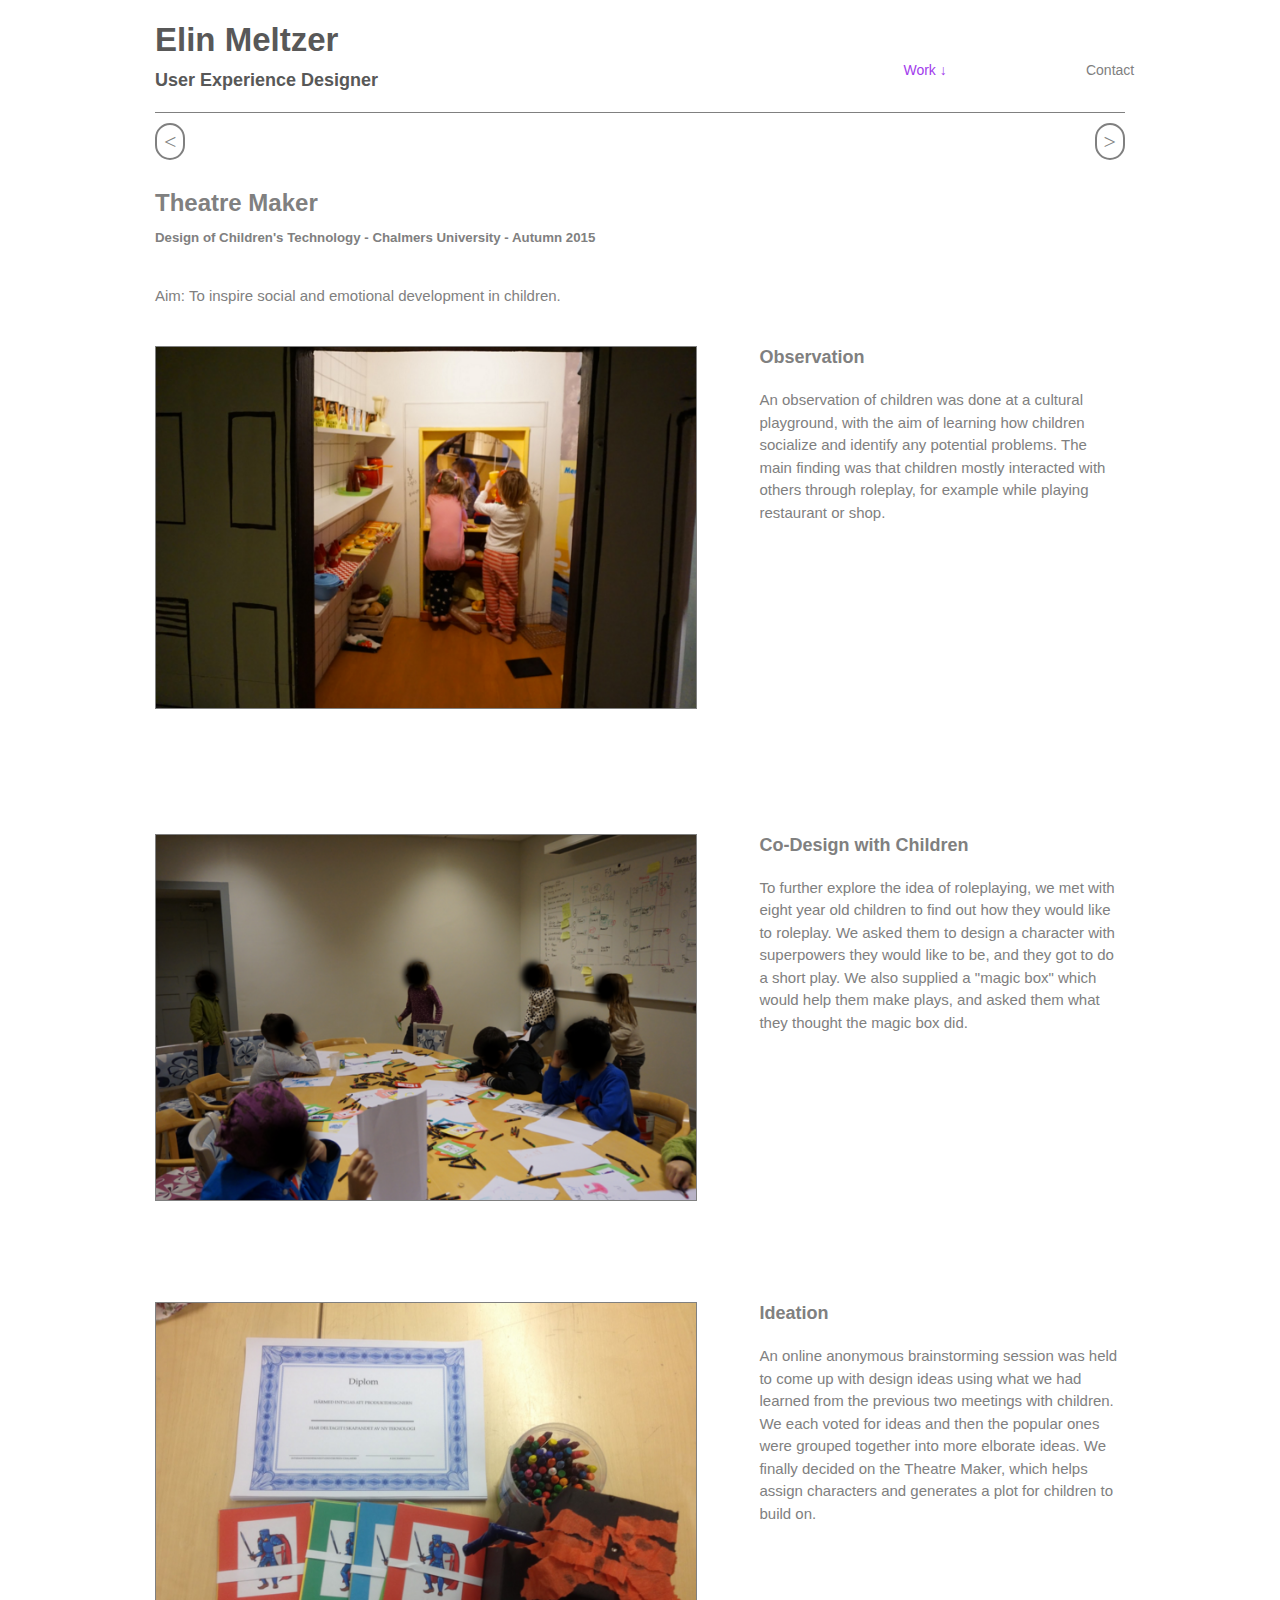
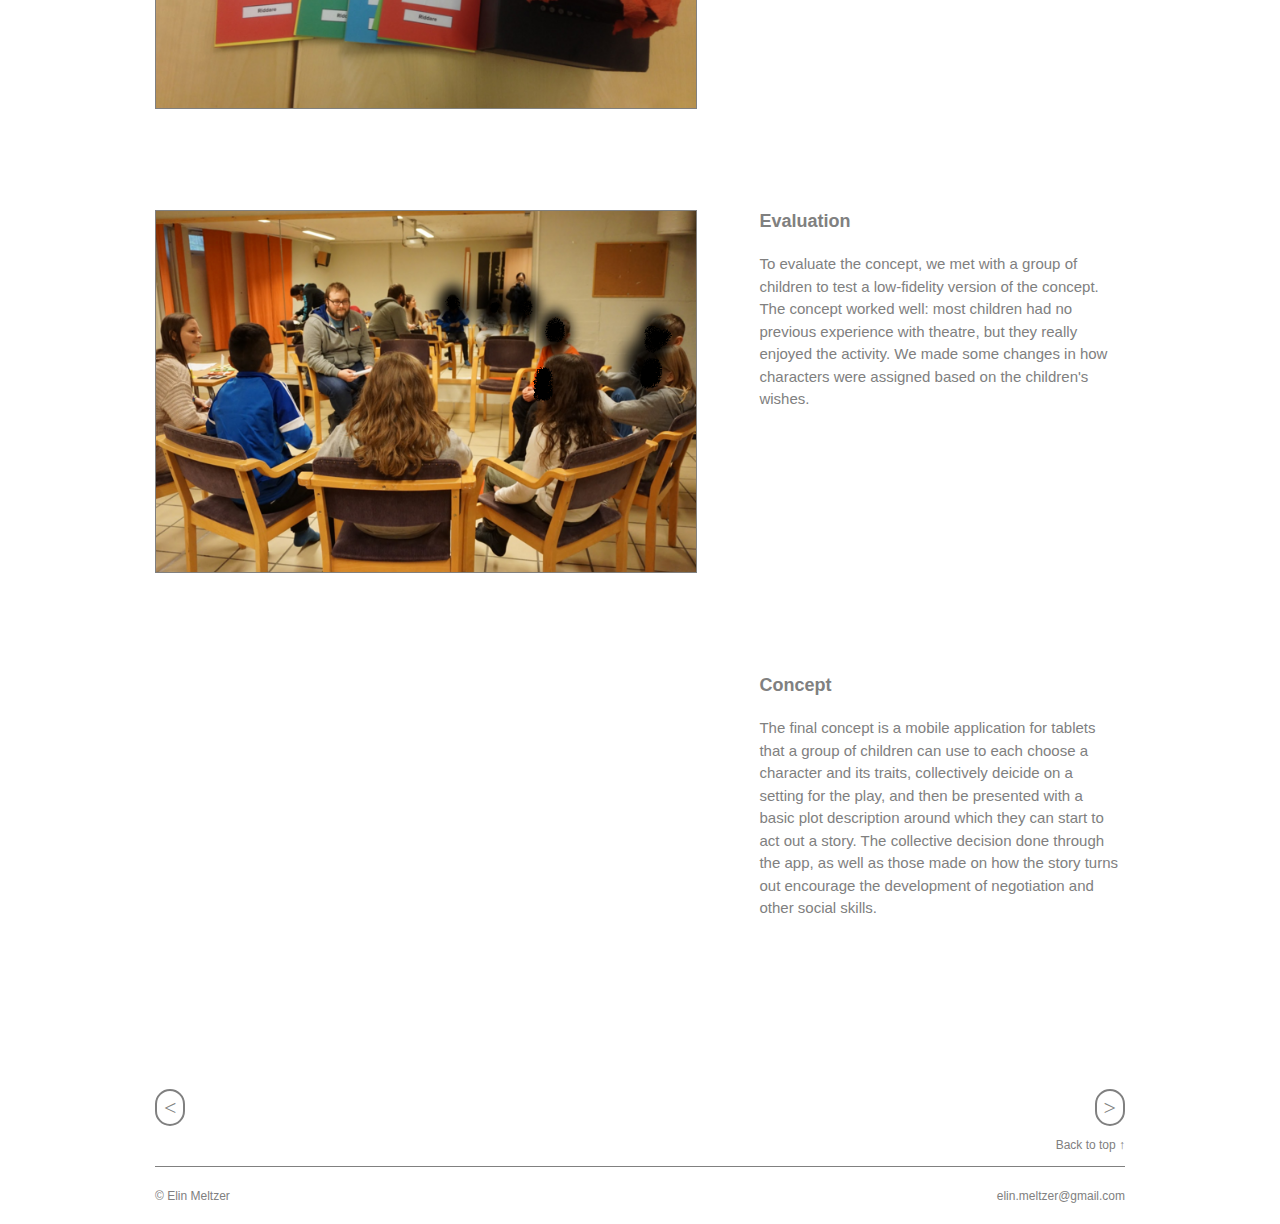
<file: theatre.html>
<!DOCTYPE html>

<html>

<head>
	<link href='http://fonts.googleapis.com/css?family=PT+Sans' rel='stylesheet' type='text/css'>
	<link rel="stylesheet" type="text/css" href="http://fonts.googleapis.com/css?family=Open+Sans" />
	<title>Elin Meltzer</title>
	<meta charset="UTF-8">
	<link href="css/lightbox.css" rel="stylesheet" />
	<link rel="stylesheet" type="text/css" href="css/style.css">
</head>

<body>
	<div class="wrap">
		<div class="banner">
			<div class="top name">
				<a href="index.html">
					<h1>Elin Meltzer</h1>
					<h3 class="interact">User Experience Designer</h3>
				</a>
			</div>

			<div class="top">
				<nav>
					<ul>
						<li class="first"><a href="index.html" class="current">Work &darr;</a>
							<ul>
								<li><a href="thesis.html">Driver Info Allocation</a></li>
								<li><a href="theatre.html" class="current">Theatre Maker</a></li>
								<li><a href="driverless.html">Driverless Car</a></li>
								<li><a href="magazine.html">Magazine Website</a></li>
								<li><a href="restaurant.html">Restaurant Guide</a></li>
							</ul>
						</li>
						<li class="first"><a href="contact.html">Contact</a></li>
					</ul>
				</nav>
			</div>
		</div>

		<div class="arrows">
			<a href="thesis.html" title="Driver Information Allocation">
				<div class="arrow">&lt;</div>
			</a>
			<a href="driverless.html" title="Driverless Car">
				<div class="arrow next">&gt;</div>
			</a>
		</div>


		<div class="maincontainer mainup">
			<h2>Theatre Maker</h2>
			<h5>Design of Children's Technology - Chalmers University - Autumn 2015</h5>

			<p>
				Aim: To inspire social and emotional development in children.	
			</p>
			<br />

			<div>
				<div class="side left">
					<a href="img/kids_observation.png" rel="lightbox[parking]" title="Our observation showed that children were mostly social while roleplaying"><img src="img/kids_observation.png" alt="Our observation showed that children were mostly social while roleplaying" class="pic" /></a>
				</div>

				<div class="side right">
					<h3>Observation</h3>
					<p>
						An observation of children was done at a cultural playground, with the aim of learning how children socialize and identify any potential problems. The main finding was that children mostly interacted with others through roleplay, for example while playing restaurant or shop.
					</p>
				</div>
			</div>
			<br /><br />

			<div class="one">
				<div class="side left">
					<a href="img/kids_codesign.png" rel="lightbox[parking]" title="Children participated in coming up with the concept"><img src="img/kids_codesign.png" alt="Children participated in coming up with the concept" class="pic" /></a>
				</div>

				<div class="side right">
					<h3>Co-Design with Children</h3>
					<p>
						To further explore the idea of roleplaying, we met with eight year old children to find out how they would like to roleplay. We asked them to design a character with superpowers they would like to be, and they got to do a short play. We also supplied a "magic box" which would help them make plays, and asked them what they thought the magic box did.
					</p>
				</div>
			</div>
			<br />

			<div class="one">
				<div class="side left">
					<a href="img/kids_kit.png" rel="lightbox[parking]" title="Props that were used for the co-design and evaluation sessions"><img src="img/kids_kit.png" alt="Props that were used for the co-design and evaluation sessions" class="pic" /></a>
				</div>

				<div class="side right">
					<h3>Ideation</h3>
					<p>
						An online anonymous brainstorming session was held to come up with design ideas using what we had learned from the previous two meetings with children. We each voted for ideas and then the popular ones were grouped together into more elborate ideas. We finally decided on the Theatre Maker, which helps assign characters and generates a plot for children to build on.
					</p>
				</div>
			</div>
			<br />

			<div class="one">
				<div class="side left">
				<a href="img/kids_eval.png" rel="lightbox[parking]" title="A group of children tested a card version of the concept"><img src="img/kids_eval.png" alt="A group of children tested a card version of the concept" class="pic" /></a>
				</div>

				<div class="side right">
					<h3>Evaluation</h3>
					<p>
						To evaluate the concept, we met with a group of children to test a low-fidelity version of the concept. The concept worked well: most children had no previous experience with theatre, but they really enjoyed the activity. We made some changes in how characters were assigned based on the children's wishes.
					</p>
				</div>
			</div>
			<br />

			<div class="one">
				<div class="side left">

				<iframe width="540" height="304" src="https://www.youtube.com/embed/vCKQW01k1nQ?rel=0&amp;showinfo=0" frameborder="0" allowfullscreen></iframe>
				</div>

				<div class="side right">
					<h3>Concept</h3>
					<p>
						The final concept is a mobile application for tablets that a group of children can use to each choose a character and its traits, collectively deicide on a setting for the play, and then be presented with a basic plot description around which they can start to act out a story. The collective decision done through the app, as well as those made on how the story turns out encourage the development of negotiation and other social skills.
					</p>
				</div>
			</div>
			<br />

			<div class="arrows">
				<a href="thesis.html" title="Driver Information Allocation">
					<div class="arrow">&lt;</div>
				</a>
				<a href="driverless.html" title="Driverless Car">
					<div class="arrow next">&gt;</div>
				</a>
			</div>

			<div class="backtop">
				<a href="theatre.html">Back to top &uarr;</a>
			</div>


		</div>

		<div class="push"></div>


	</div>


	<div class="footer">
		<div class="last">
			&copy; Elin Meltzer<br>
		</div>

		<div class="last email">
			<a href="mailto:elin.meltzer@gmail.com">elin.meltzer@gmail.com</a> <br />		
		</div>

	</div>



	<script src="js/jquery-1.7.2.min.js"></script>
	<script src="js/lightbox.js"></script>

</body>
</html>
</file>
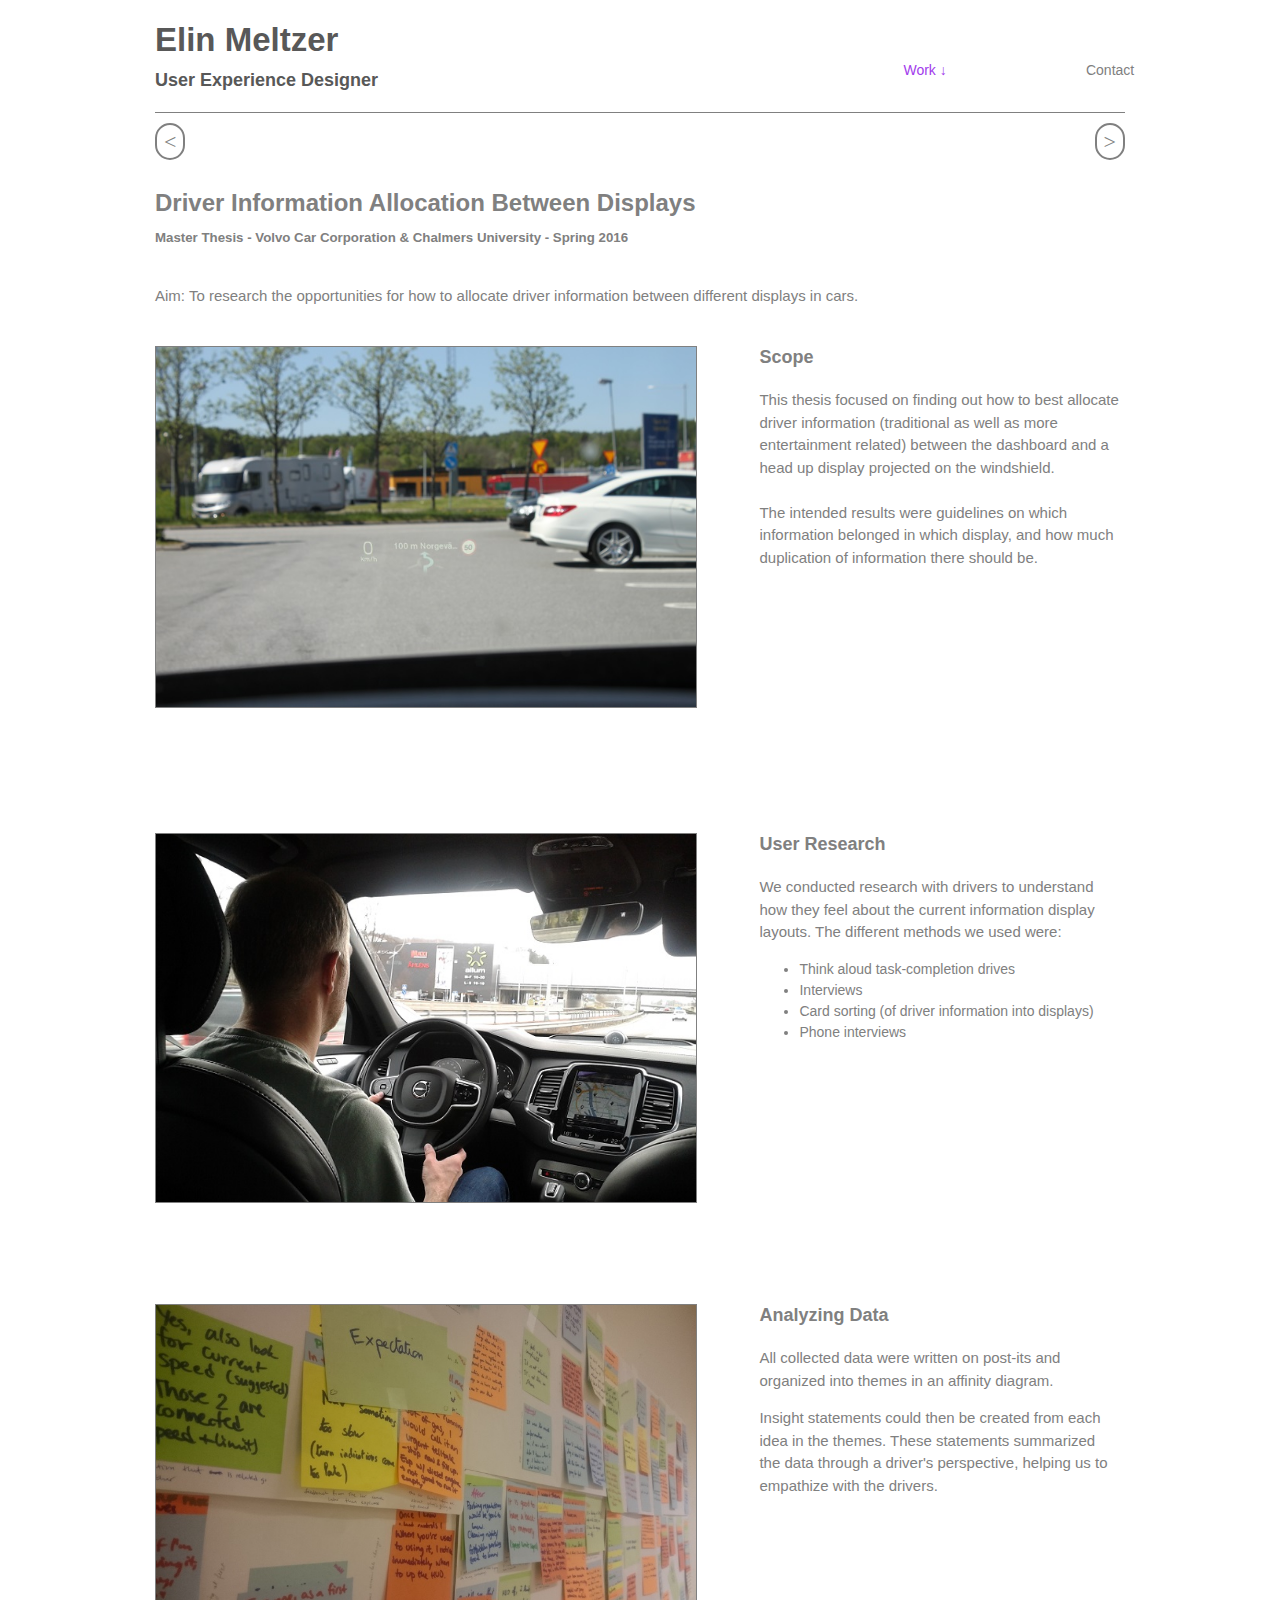
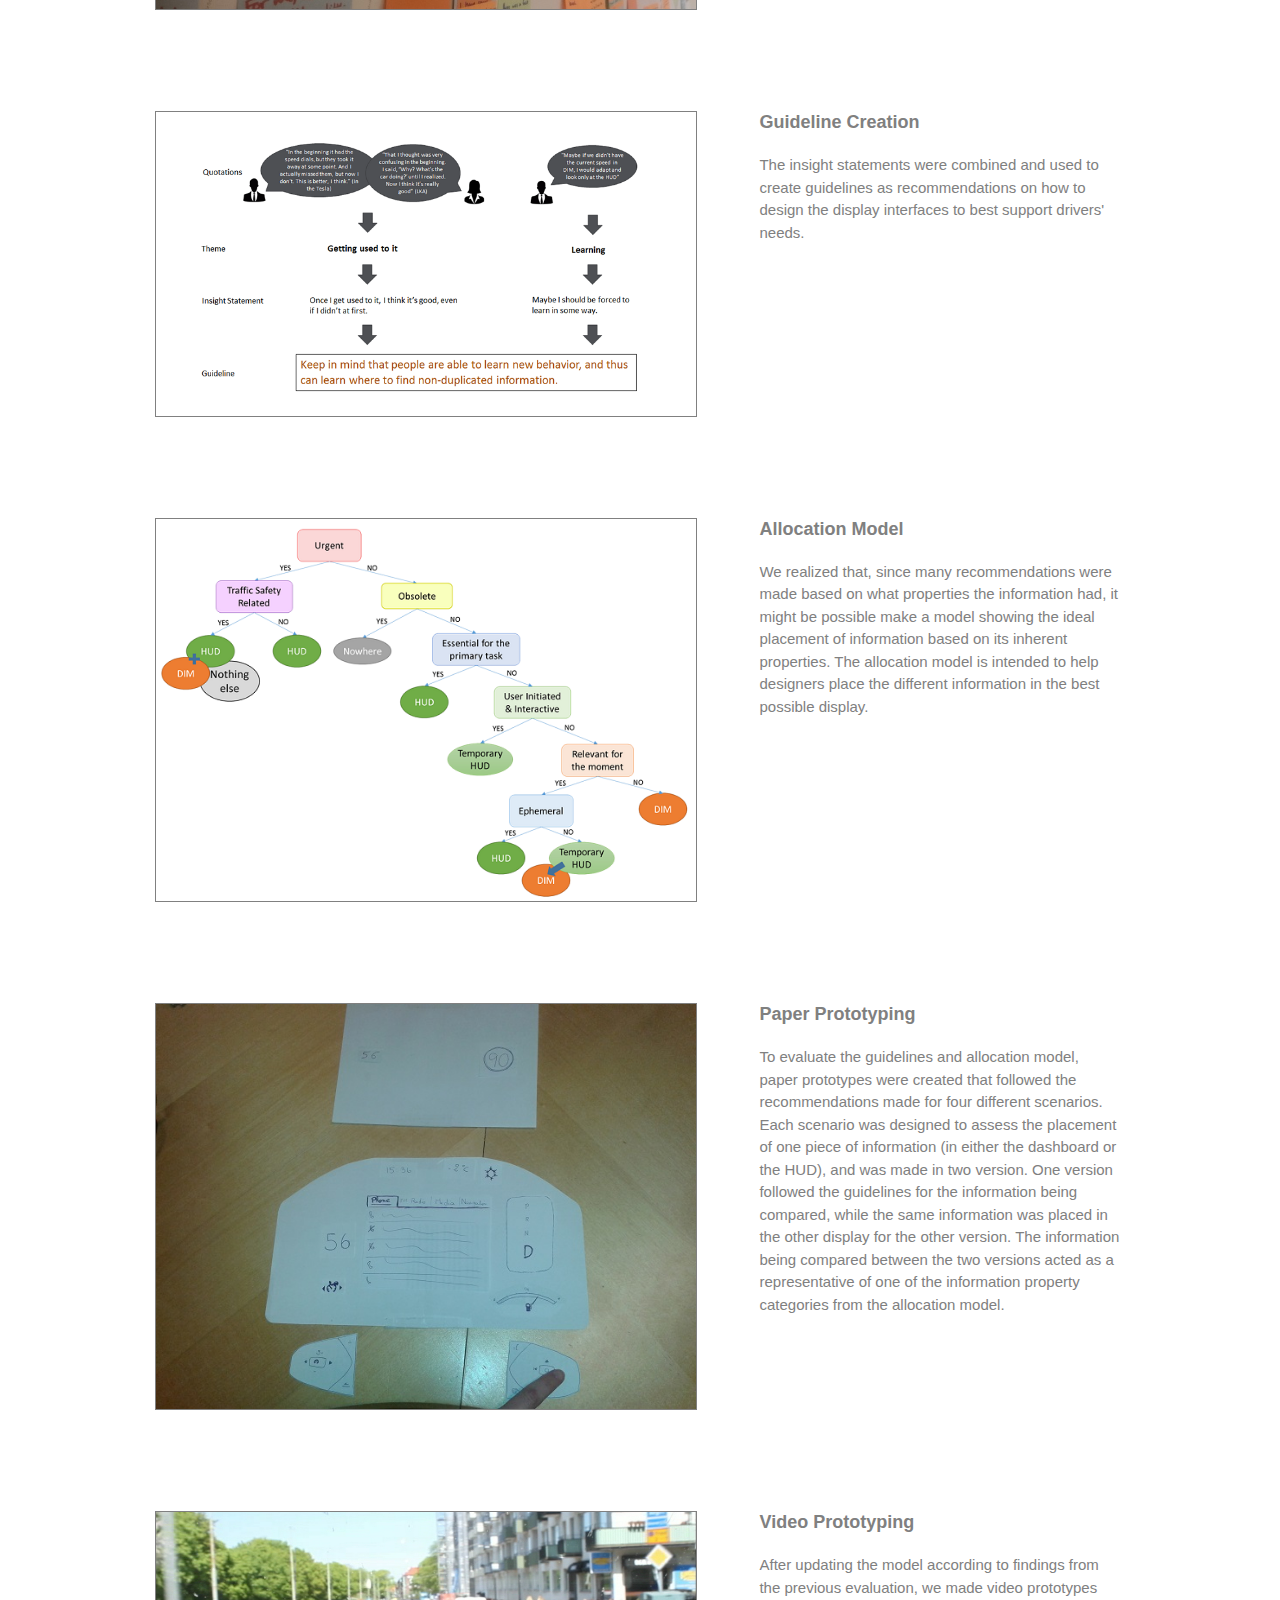
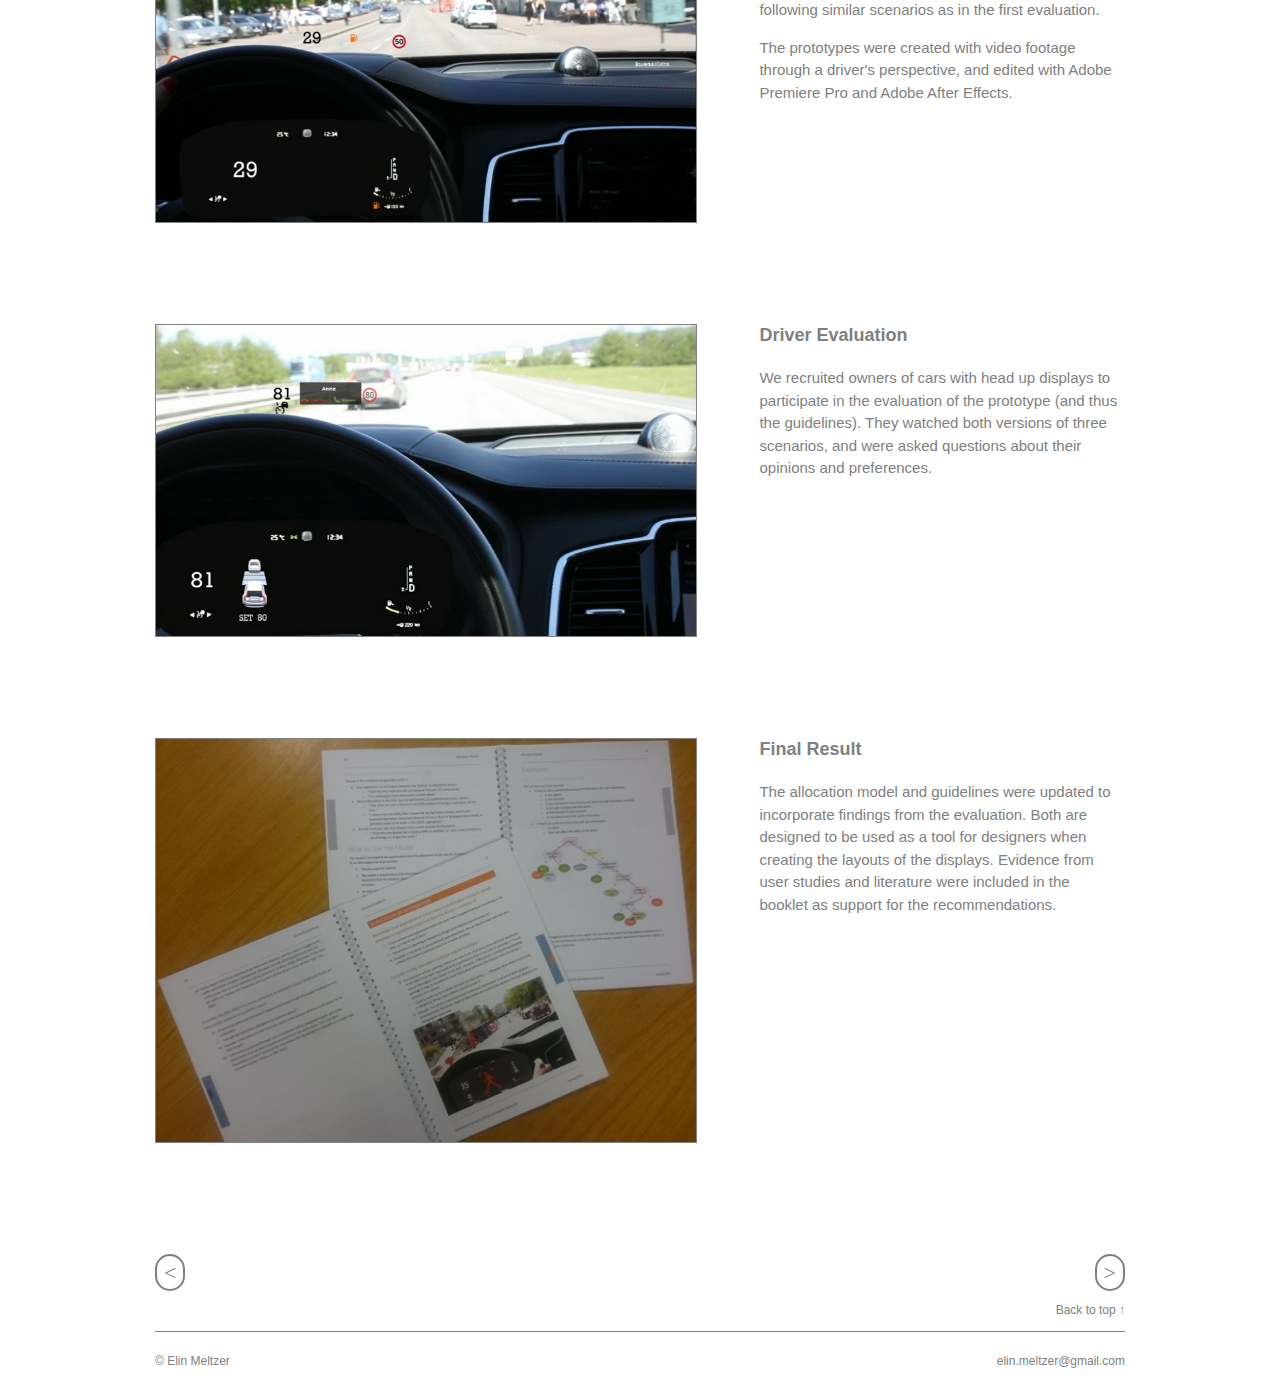
<file: thesis.html>
<!DOCTYPE html>

<html>

<head>
	<link href='http://fonts.googleapis.com/css?family=PT+Sans' rel='stylesheet' type='text/css'>
	<link href='http://fonts.googleapis.com/css?family=Open+Sans' rel='stylesheet' type='text/css'>
	<title>Elin Meltzer</title>
	<meta charset="UTF-8">
	<link href="css/lightbox.css" rel="stylesheet" />
	<link rel="stylesheet" type="text/css" href="css/style.css">

</head>

<body>
	<div class="wrap">
		<div class="banner">
			<div class="top name">
				<a href="index.html">
					<h1>Elin Meltzer</h1>
					<h3 class="interact">User Experience Designer</h3>
				</a>
			</div>

			<div class="top">
				<nav>
					<ul>
						<li class="first"><a href="index.html" class="current">Work &darr;</a>
							<ul>
								<li><a href="thesis.html" class="current">Driver Info Allocation</a></li>
								<li><a href="theatre.html">Theatre Maker</a></li>
								<li><a href="driverless.html">Driverless Car</a></li>
								<li><a href="magazine.html">Magazine Website</a></li>
								<li><a href="restaurant.html">Restaurant Guide</a></li>
							</ul>
						</li>
						<li class="first"><a href="contact.html">Contact</a></li>
					</ul>
				</nav>
			</div>
		</div>

		<div class="arrows">
			<a href="index.html" title="Home">
				<div class="arrow">&lt;</div>
			</a>
			<a href="theatre.html" title="Theatre Maker">
				<div class="arrow next">&gt;</div>
			</a>
		</div>


		<div class="maincontainer mainup">
			<h2>Driver Information Allocation Between Displays</h2>
			<h5>Master Thesis - Volvo Car Corporation &amp; Chalmers University - Spring 2016</h5>

			<p>
				Aim: To research the opportunities for how to allocate driver information between different displays in cars.	
			</p>
			<br />

			<div>
				<div class="side left">
					<a href="img/hud.jpg" rel="lightbox[parking]" title="The current head up display (HUD) projected on the windshield of the Volvo XC90"><img src="img/hud.jpg" alt="The current head up display (HUD) projected on the windshield of the Volvo XC90" class="pic" /></a>
				</div>

				<div class="side right">
					<h3>Scope</h3>
					<p>
						This thesis focused on finding out how to best allocate driver information (traditional as well as more entertainment related) between the dashboard and a head up display projected on the windshield.<br /><br />The intended results were guidelines on which information belonged in which display, and how much duplication of information there should be.
					</p>
				</div>
			</div>
			<br /><br />

			<div class="one">
				<div class="side left">
					<a href="img/thesis_research.jpg" rel="lightbox[parking]" title="An experience drive was held with four drivers without previous XC90 experience"><img src="img/thesis_research.jpg" alt="An experience drive was held with four drivers without previous XC90 experience" class="pic" /></a>
				</div>

				<div class="side right">
					<h3>User Research</h3>
					<p>
						We conducted research with drivers to understand how they feel about the current information display layouts. The different methods we used were:
						<ul>
						<li>Think aloud task-completion drives</li>
						<li>Interviews</li>
						<li>Card sorting (of driver information into displays)</li>
						<li>Phone interviews</li>
						</ul>
					</p>					
				</div>
			</div>
			<br />

			<div class="one">
				<div class="side left">
					<a href="img/allocation_analysis.jpg" rel="lightbox[parking]" title="An affinity diagram of our findings from the research phase"><img src="img/allocation_analysis.jpg" alt="An affinity diagram of our findings from the research phase" class="pic" /></a>
				</div>

				<div class="side right">
					<h3>Analyzing Data</h3>
					<p>
						All collected data were written on post-its and organized into themes in an affinity diagram.
					</p>
					<p>
						Insight statements could then be created from each idea in the themes. These statements summarized the data through a driver's perspective, helping us to empathize with the drivers.
					</p>
				</div>
			</div>
			<br />

			<div class="one">
				<div class="side left">
					<a href="img/allocation_creation.png" rel="lightbox[parking]" title="Guidelines were created based on the data from previous methods"><img src="img/allocation_creation.png" alt="Guidelines were created based on the data from previous methods" class="pic" /></a>
				</div>

				<div class="side right">
					<h3>Guideline Creation</h3>
					<p>
						The insight statements were combined and used to create guidelines as recommendations on how to design the display interfaces to best support drivers' needs.
					</p>
				</div>
			</div>
			<br />

			<div class="one">
				<div class="side left">
					<a href="img/allomodel.png" rel="lightbox[parking]" title="The final iteration of the allocation model"><img src="img/allomodel.png" alt="The final iteration of the allocation model" class="pic" /></a>
				</div>

				<div class="side right">
					<h3>Allocation Model</h3>
					<p>
						We realized that, since many recommendations were made based on what properties the information had, it might be possible make a model showing the ideal placement of information based on its inherent properties. The allocation model is intended to help designers place the different information in the best possible display.
					</p>
				</div>
			</div>
			<br />

			<div class="one">
				<div class="side left">
					<a href="img/allocation_paper.jpg" rel="lightbox[parking]" title="The paper prototype was used to quickly evaluate guidelines"><img src="img/allocation_paper.jpg" alt="The paper prototype was used to quickly evaluate guidelines" class="pic" /></a>
				</div>

				<div class="side right">
					<h3>Paper Prototyping</h3>
					<p>
						To evaluate the guidelines and allocation model, paper prototypes were created that followed the recommendations made for four different scenarios. Each scenario was designed to assess the placement of one piece of information (in either the dashboard or the HUD), and was made in two version. One version followed the guidelines for the information being compared, while the same information was placed in the other display for the other version. The information being compared between the two versions acted as a representative of one of the information property categories from the allocation model.
					</p>
				</div>
			</div>
			<br />

			<div class="one">
				<div class="side left">
					<a href="img/infoallocationcar.png" rel="lightbox[parking]" title="Video prototype containing the displayed information pertinent for one scenario"><img src="img/infoallocationcar.png" alt="Video prototype containing the displayed information pertinent for one scenario" class="pic" /></a>
				</div>

				<div class="side right">
					<h3>Video Prototyping</h3>
					<p>
						After updating the model according to findings from the previous evaluation, we made video prototypes following similar scenarios as in the first evaluation.
					</p>
					<p>
						The prototypes were created with video footage through a driver's perspective, and edited with Adobe Premiere Pro and Adobe After Effects.
						
					</p>
				</div>
			</div>
			<br />

			<div class="one">
				<div class="side left">
					<a href="img/allo_videoeval.png" rel="lightbox[parking]" title="Video prototype containing the displayed information pertinent for one scenario"><img src="img/allo_videoeval.png" alt="Video prototype containing the displayed information pertinent for one scenario" class="pic" /></a>
				</div>

				<div class="side right">
					<h3>Driver Evaluation</h3>
					<p>
						We recruited owners of cars with head up displays to participate in the evaluation of the prototype (and thus the guidelines). They watched both versions of three scenarios, and were asked questions about their opinions and preferences.
					</p>
				</div>
			</div>
			<br />

			<div class="one">
				<div class="side left">
					<a href="img/guidelines.jpg" rel="lightbox[parking]" title="The design guidelines booklet contains data to support the suggestions"><img src="img/guidelines.jpg" alt="The design guidelines booklet contains data to support the suggestions" class="pic" /></a>
				</div>

				<div class="side right">
					<h3>Final Result</h3>
					<p>
						The allocation model and guidelines were updated to incorporate findings from the evaluation. Both are designed to be used as a tool for designers when creating the layouts of the displays. Evidence from user studies and literature were included in the booklet as support for the recommendations.
					</p>
				</div>
			</div>
			<br />

			<div class="arrows">
				<a href="index.html" title="Home">
					<div class="arrow">&lt;</div>
				</a>
				<a href="theatre.html" title="Theatre Maker">
					<div class="arrow next">&gt;</div>
				</a>
			</div>

			<div class="backtop">
				<a href="thesis.html">Back to top &uarr;</a>
			</div>


		</div>

		<div class="push"></div>


	</div>


	<div class="footer">
		<div class="last">
			&copy; Elin Meltzer<br>
		</div>

		<div class="last email">
			<a href="mailto:elin.meltzer@gmail.com">elin.meltzer@gmail.com</a> <br />		
		</div>

	</div>



	<script src="js/jquery-1.7.2.min.js"></script>
	<script src="js/lightbox.js"></script>

</body>
</html>
</file>
<file: css/style.css>
body {
	font-family:roboto,sans-serif;
	color:gray;
	line-height: 1.5;
}

body a {
	color:gray;
}

body a:hover {
	color:black;
	text-decoration: none;
	font-weight: bold;
}

img:hover {
	color:#cccccc;
}

h1, h2, h3, h4, h4, h5, h6 {
	font-family: roboto,sans-serif;
}
h3 {
	font-size:18px;
}
h2{
	font-family: roboto,sans-serif;
}

p {
	font-size:15px;
}
ul {
	font-size:14px;
}

.top {
	display:inline-block;
}

.name a {
	text-decoration:none;
	color:#585858;
}

.name a:hover {
	color:#585858;
}

.name h1 {
	font-size: 33px;
	font-family: roboto,sans-serif;
	/*font-family: 'PT Sans', sans-serif;
	/*font-family: 'Gill Sans';
	*/
}

.name h3 {
	font-family: roboto,sans-serif;
}

.interact {
	margin-top:-20px;
}

.banner {
	width:970px;
	border-bottom:1px solid;
	margin:-15px auto 0 auto;
}


/* nav */

nav {
	position:relative;
	left:410px;
	font-family: roboto,sans-serif;
}

nav li {
	list-style: none;
	float:left;
}

nav li.current a {
	background-color: #dddddd;
}

nav li a {
	display:block;
	width:175px;
	text-align: center;
	text-decoration: none;
	padding:5px;
}


nav li ul {
	display: none;
}

nav li:hover ul {
	display: block;
	position: absolute;
	margin: 0;
	padding: 0; 
	z-index: 100;
}

nav li:hover li {
	float: none; 
}

nav li:hover li a {
	background-color: #cccccc;
	padding:9px 15px 9px 15px;
	z-index: 100;
	font-size:12px;
}

nav li li a:hover {
	background-color: #dddddd;
}

/* end nav */



.maincontainer {
	width:970px;
	margin: 0 auto;
	padding-top:15px;
	padding-bottom:50px;
}


.thumb {
	display:inline-block;
	height:200px;
	width:300px;
	margin-bottom:30px;
	text-decoration: none;
}

.thumbright {
	margin-left:28px;
}

.thumbpic {
	width:300px;
	/*border:1px solid #cccccc;*/
	border-radius:2px;
	opacity: 0.7;
    filter: alpha(opacity=70); /* For IE8 and earlier */
	/*
	filter: url(filters.svg#grayscale); /* Firefox 3.5+ */
	/*filter: gray; /* IE6-9 */
	/*-webkit-filter: grayscale(1); /* Google Chrome & Safari 6+ */
}


.side {
	display:inline-block;
	vertical-align: top;
	margin-bottom:70px;
}

.right {
	margin-top:-20px;
	width:360px;
}

.left {
	width:600px;
}

.pic {
	display:inline-block;
	width:540px;
	border:1px solid;
}

h5 {
	position:relative;
	top:-15px;
}

.fifty {
	height:50px;
}

.thumbtext {
	position: relative;
	top:10px;
	font-family: roboto,sans-serif;
}


.last {
	display:inline-block;
}

.email {
	float:right;
}

.email a {
	text-decoration: none;
}

.arrow {
	padding:0px 7px 0px 7px;
	border-radius:40px;
	border:2px solid;
	border-color:gray;
	background-color:white;
	display:inline-block;
	vertical-align: center;
	text-align: center;
	font-size:22px;
	font-weight: 4px;
	font-family: verdana;
	position:relative;
	top:10px;
}

.next {
	float:right;
}

.arrow:hover {
	background-color:#D0A9F5;
	color:gray;
	box-shadow: 2px 2px 5px #888888;
}

.arrows {
	width:970px;
	margin:auto;
}

.uparrow {
	position:relative;
	top:-20px;
}

.thumb:hover img{
	
	opacity: 1.0;
    filter: alpha(opacity=100); /* For IE8 and earlier */
    /*filter: none;
	-webkit-filter: none;*/
    box-shadow: 8px 8px 8px #888888;
}

.pic:hover {
	box-shadow: 5px 5px 5px #888888;
}

.maindown {
	padding-top:45px;
}


/*
.mainup {
	margin-top:-19px;
}
	*/


html, body {
	height: 100%;
}

.wrap {
	min-height: 100%;
	height: auto !important;
	height: 100%;
	margin: 0 auto -51px;
}

.push {
	height: 51px;
}

.footer {
	width:970px;
	height:30px;
	border-top:solid 1px;
	margin:0px auto 0px auto;
	font-size:12px;
	padding-top:20px;
}

.bottompic {
	margin-top:80px;
}

.current {
	color:#A23BEC;
	/*8D38C9*/
}

.abouttext {
	line-height: 30px;	
}

.geisel {
	width:350px;
	float:right;
}

.backtop {
	float:right;
	font-size:12px;
	position: relative;
	top:20px;
}

.backtop a {
	text-decoration: none;
}

.fixbacktop {
	position: relative;
	left:31px;
}

.extraspace {
	margin-bottom:70px;
}

.contactleft{
	width:550px;
}
.contactright{
	align:right;
	margin: 60px 0px 0px 85px;
}
</file>
